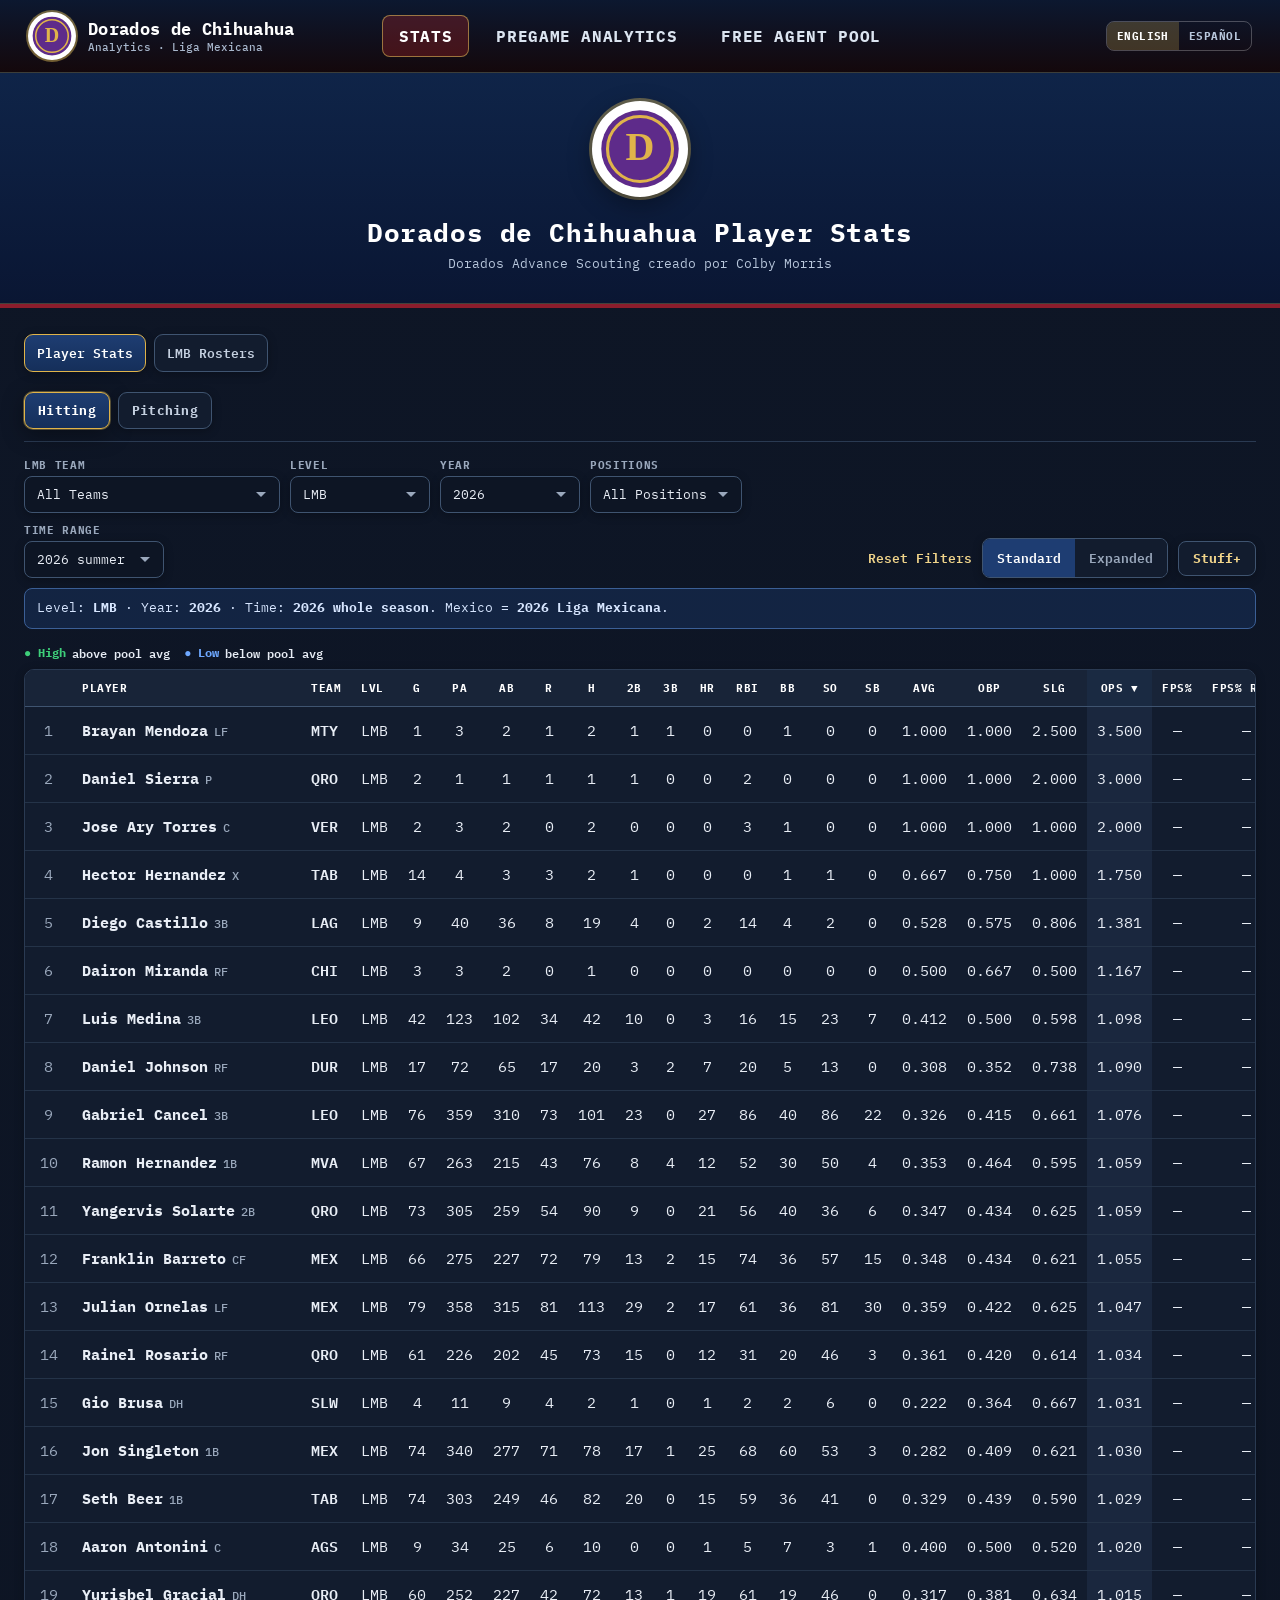
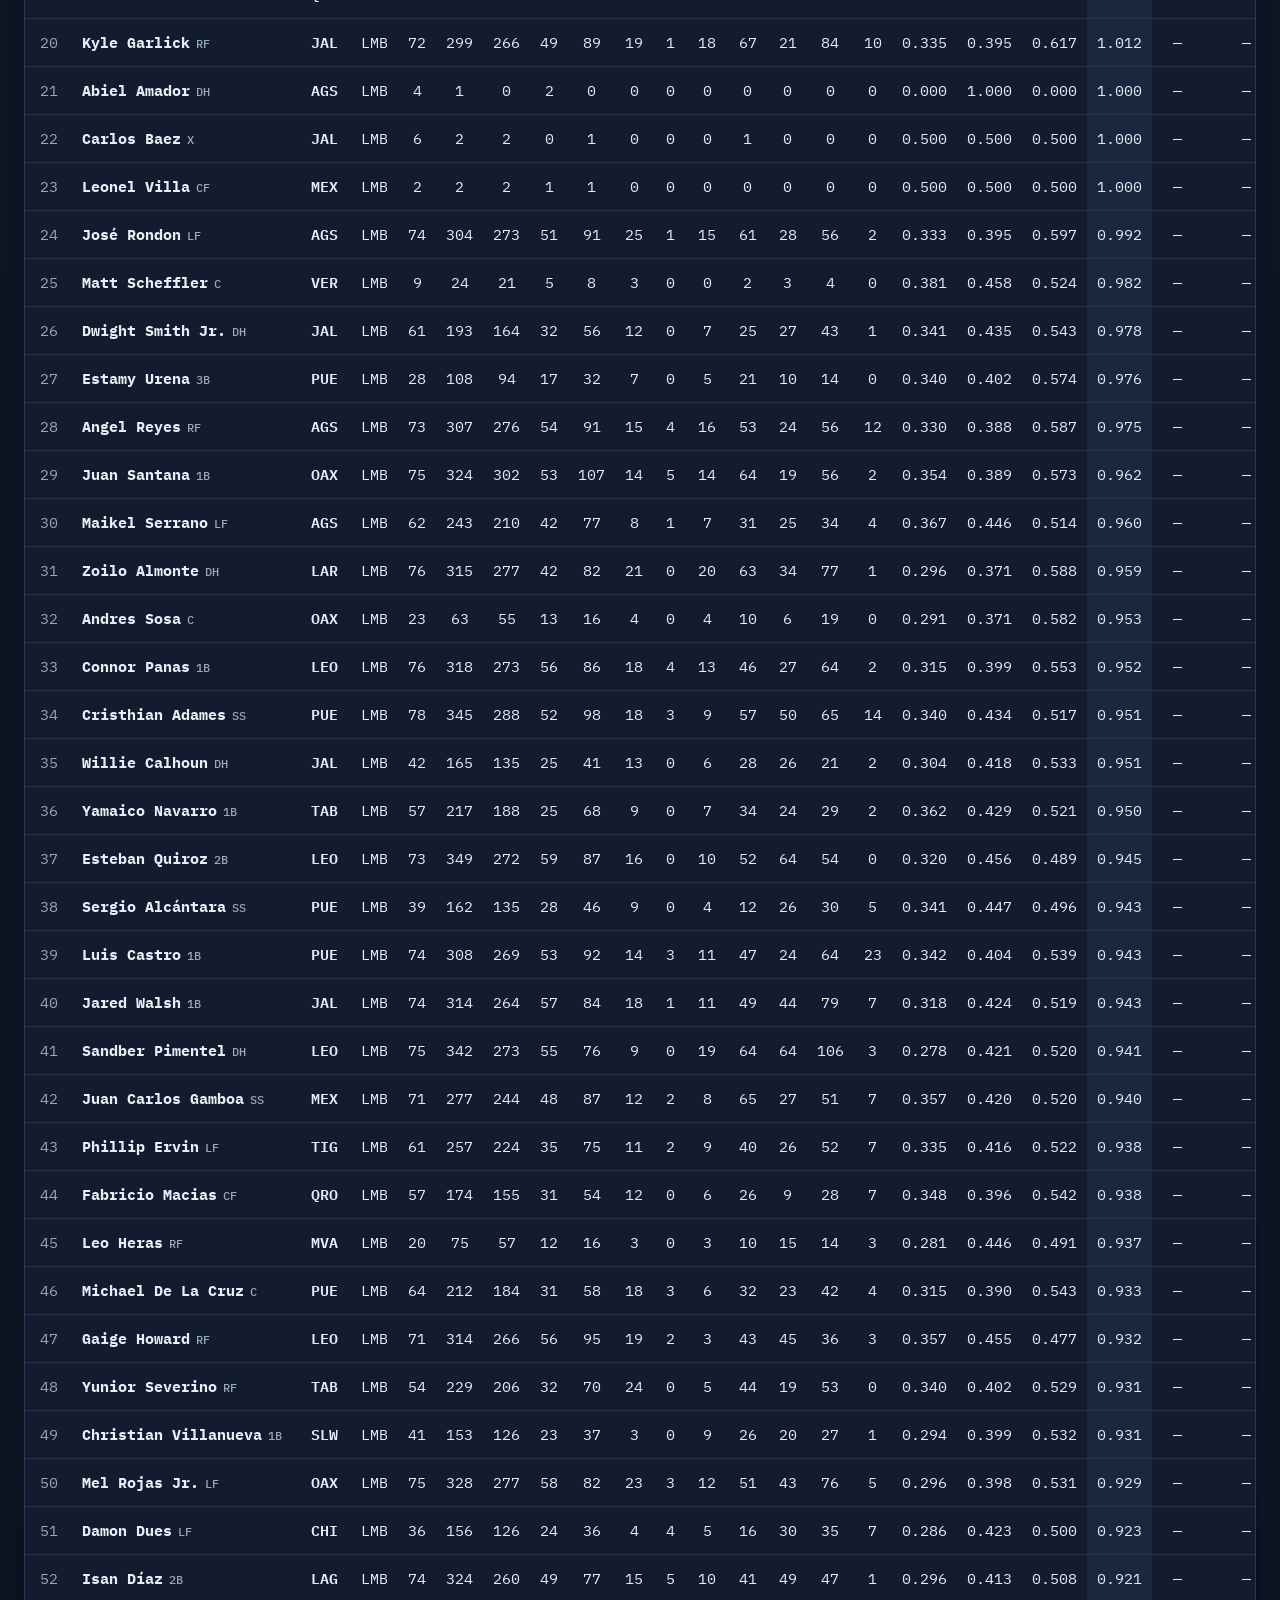
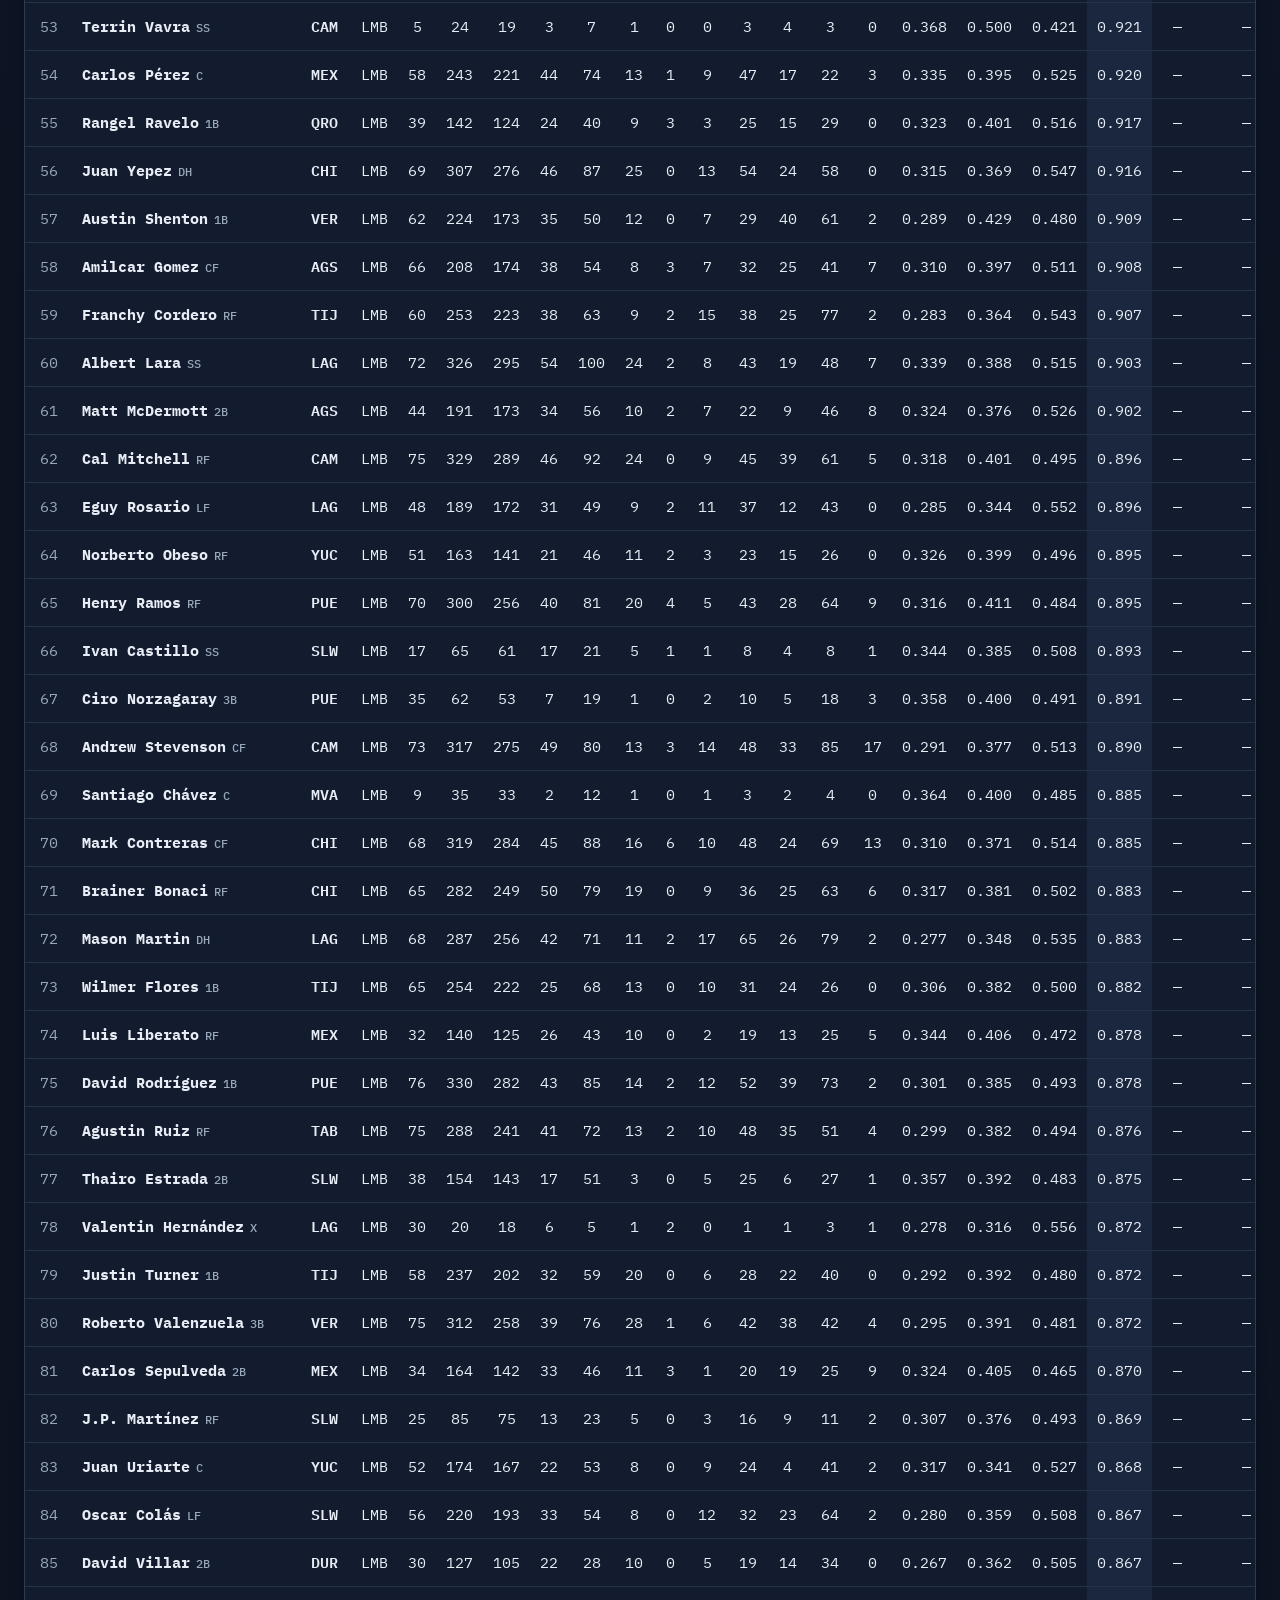
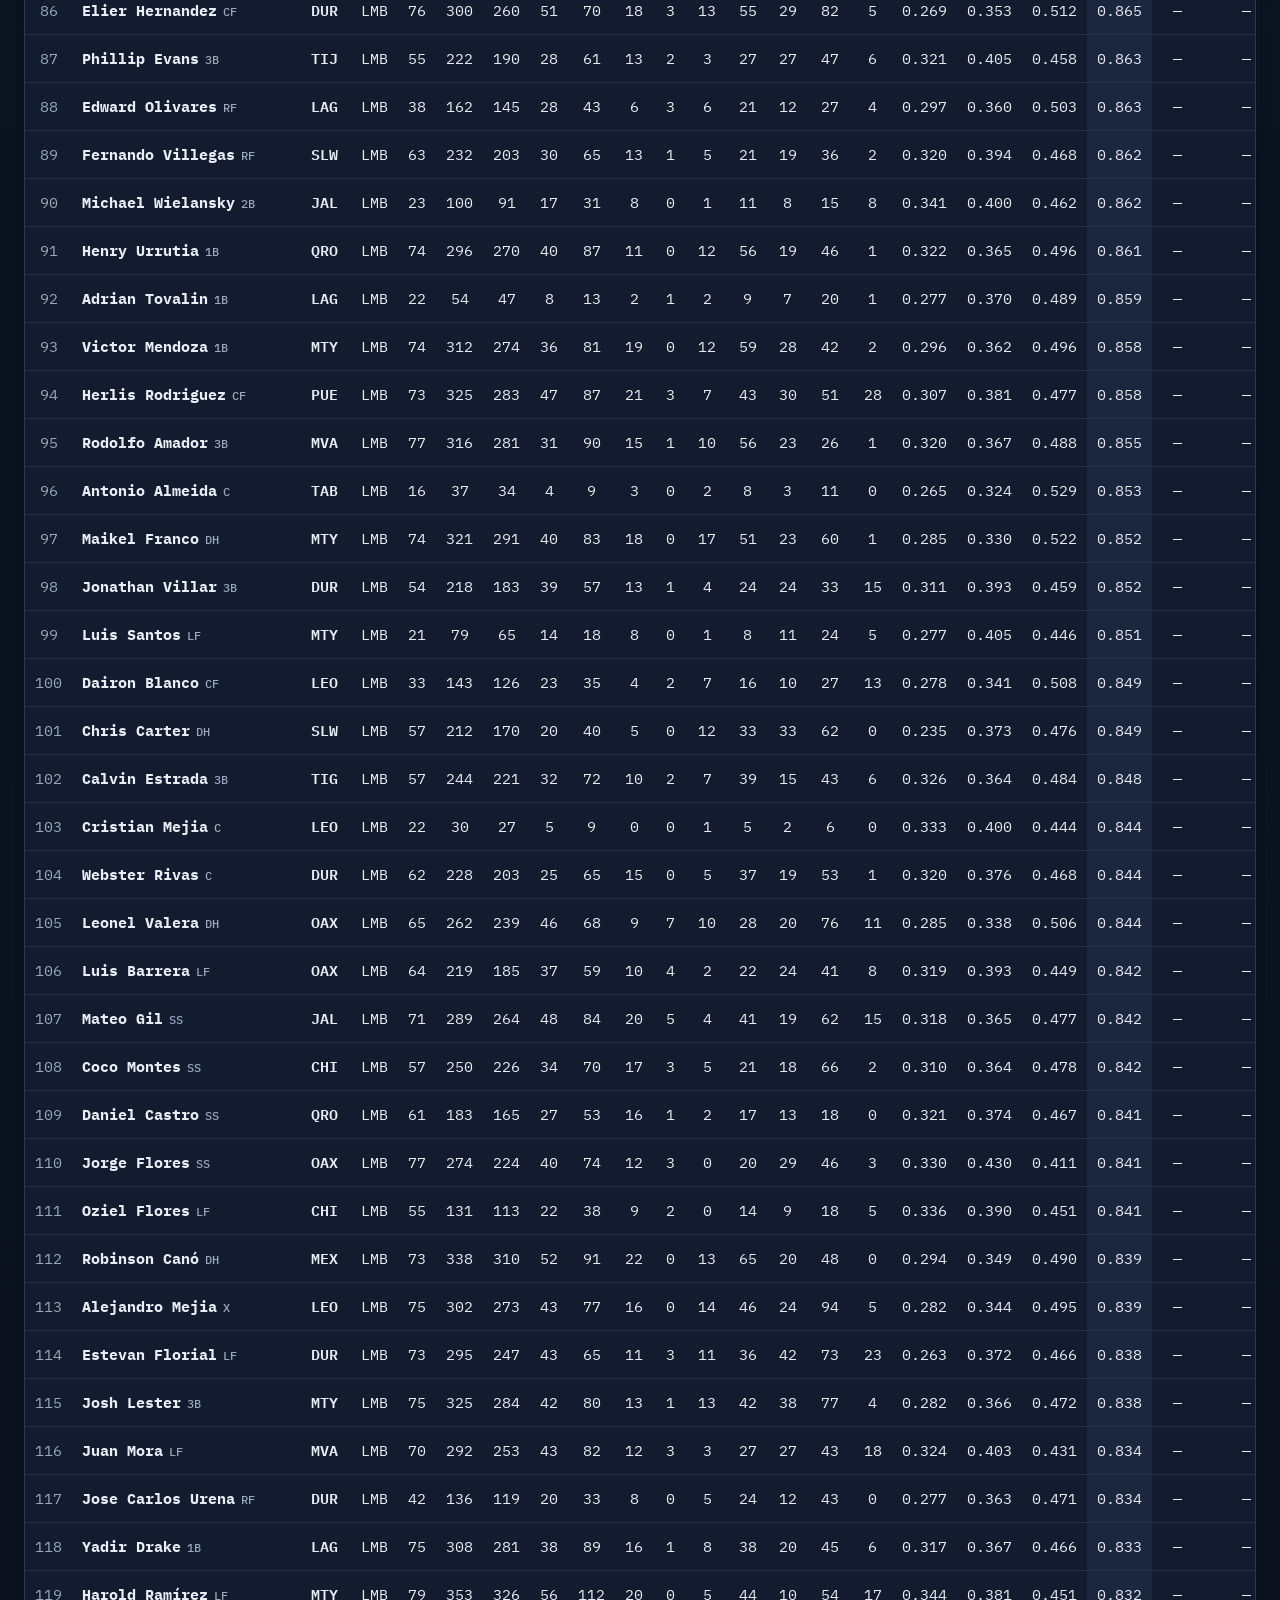
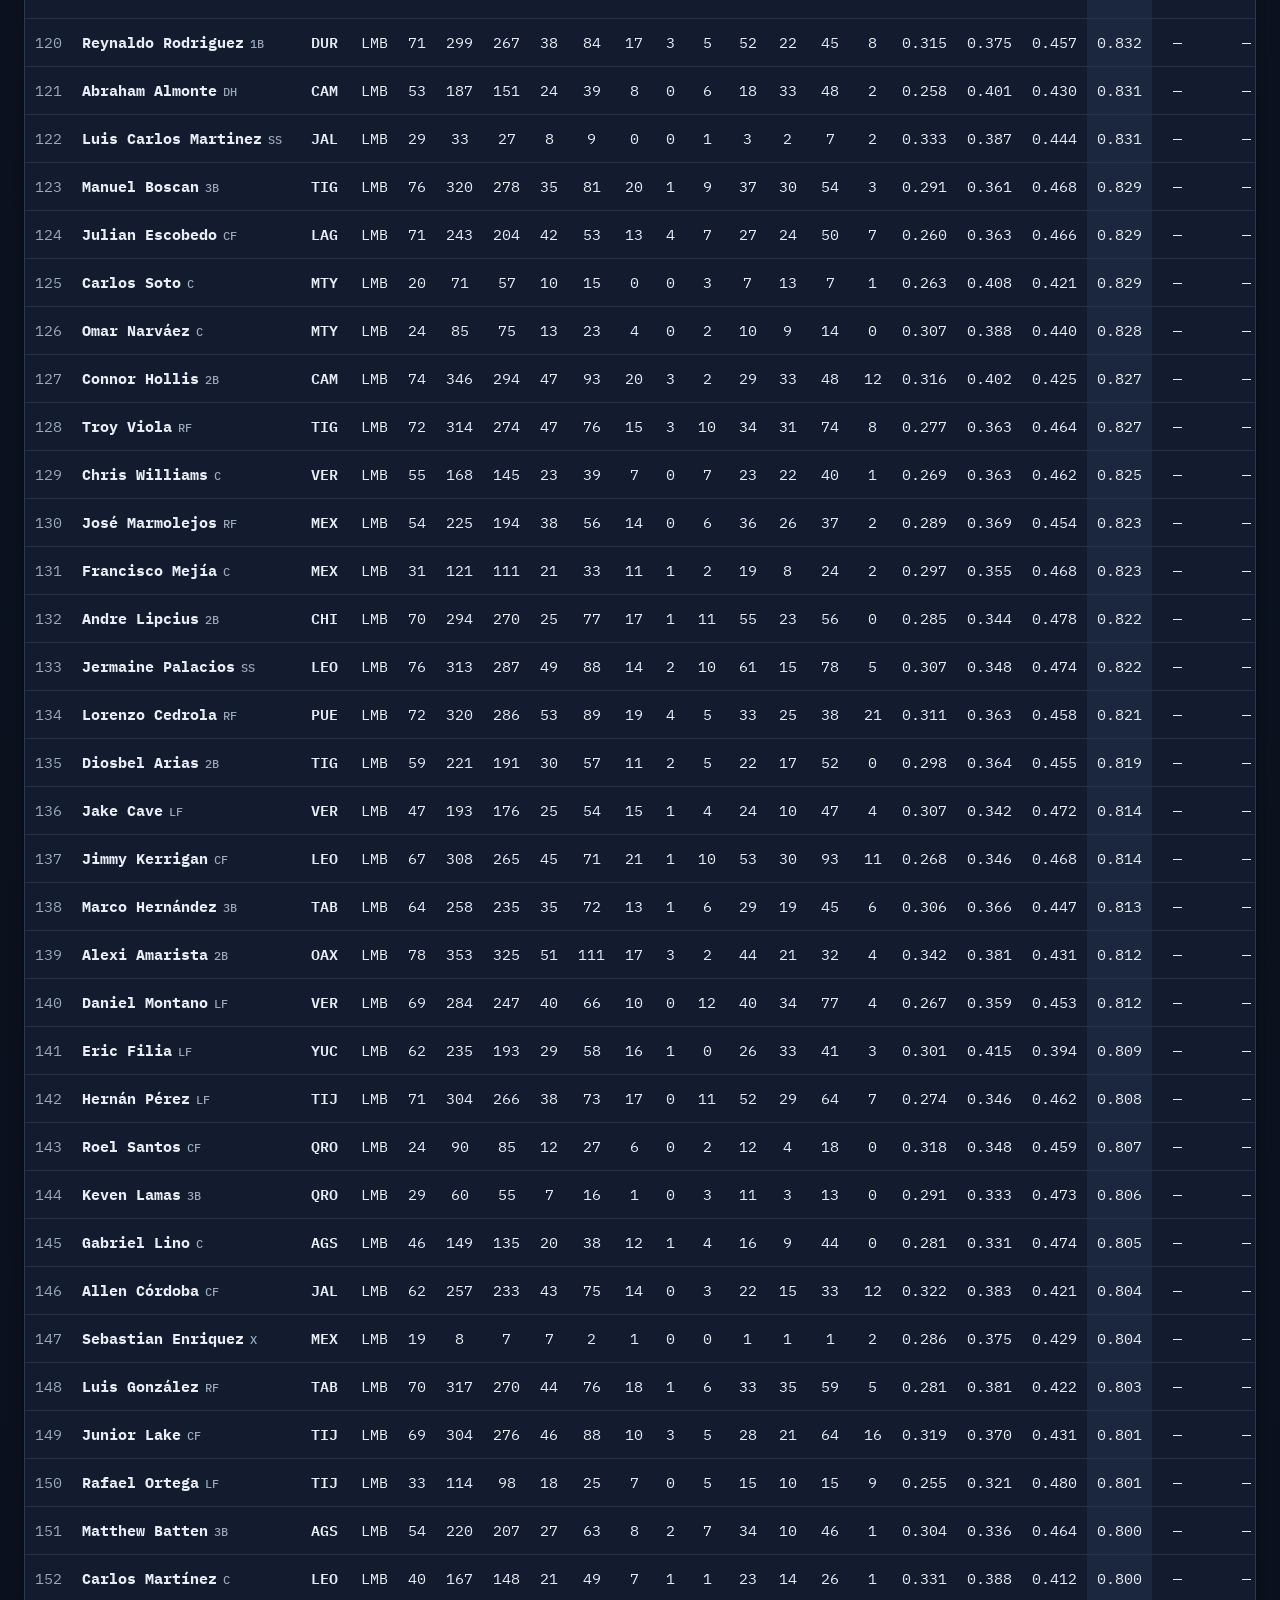
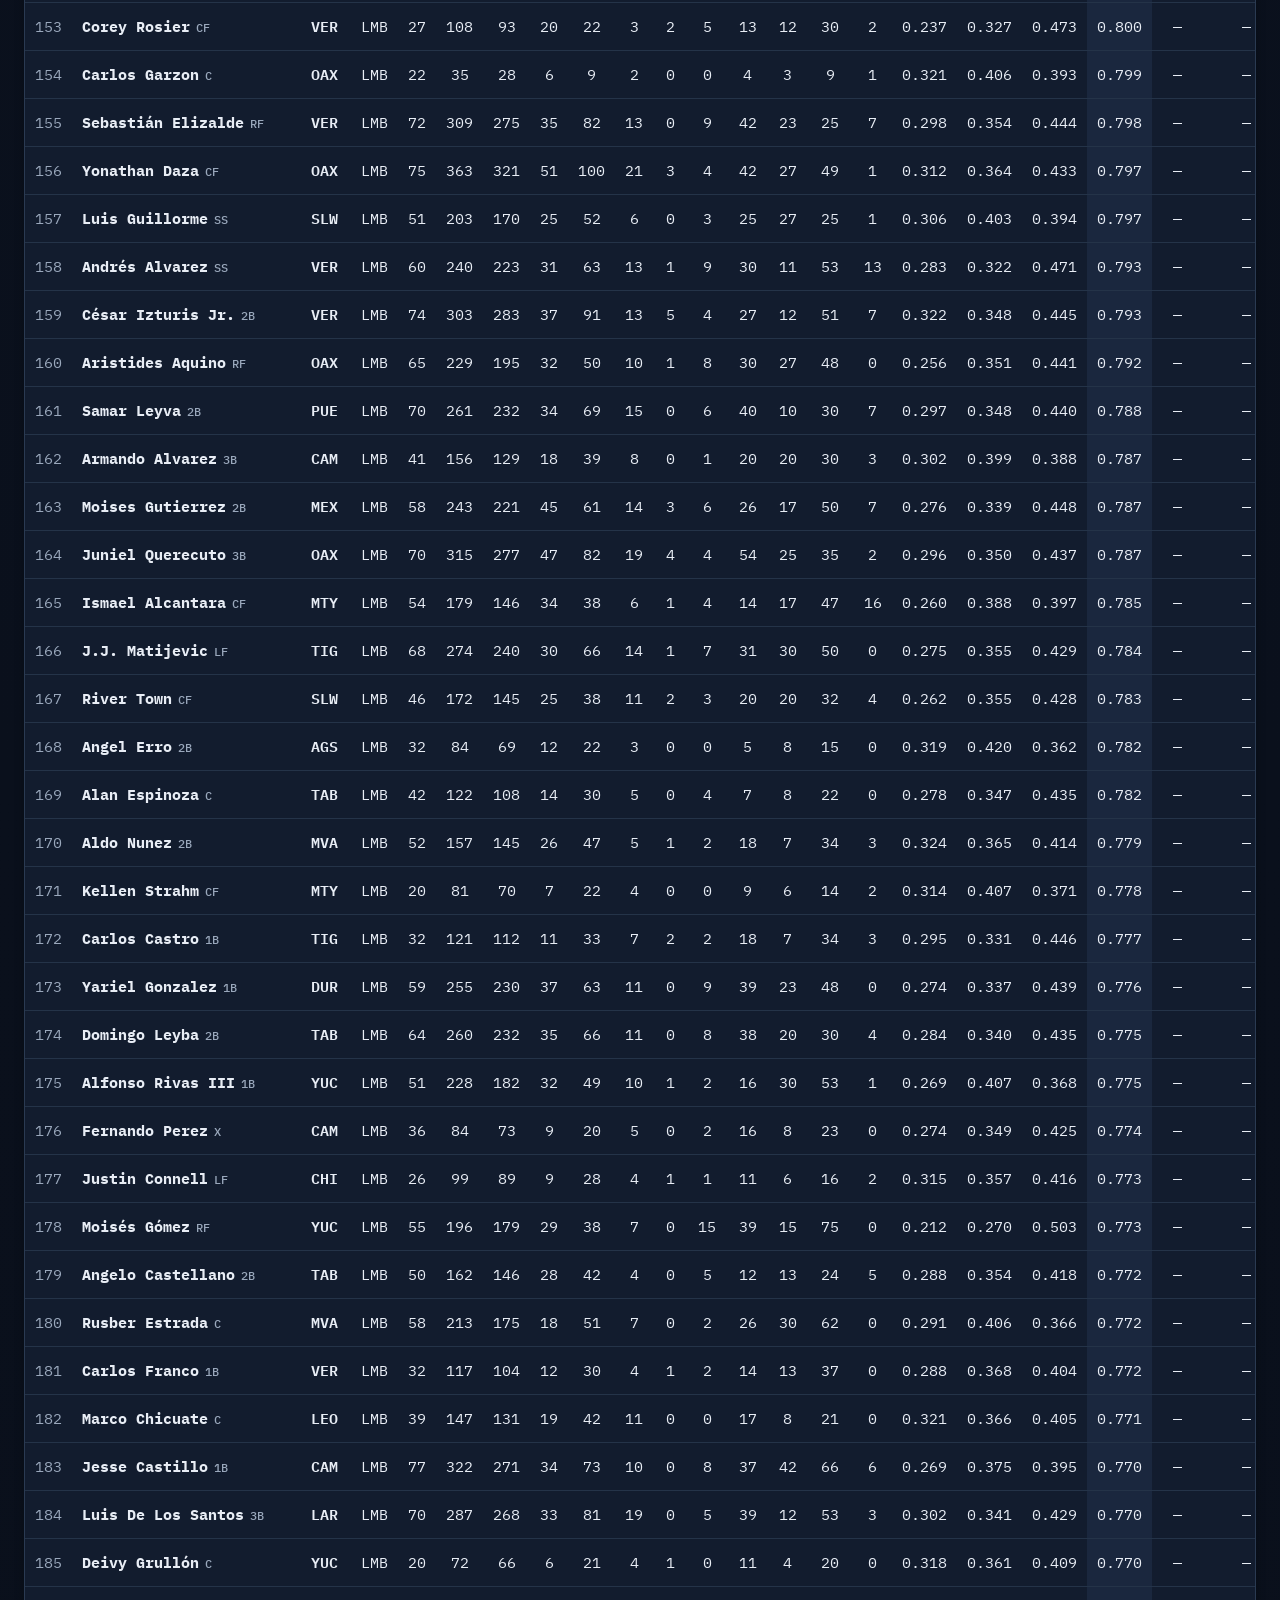
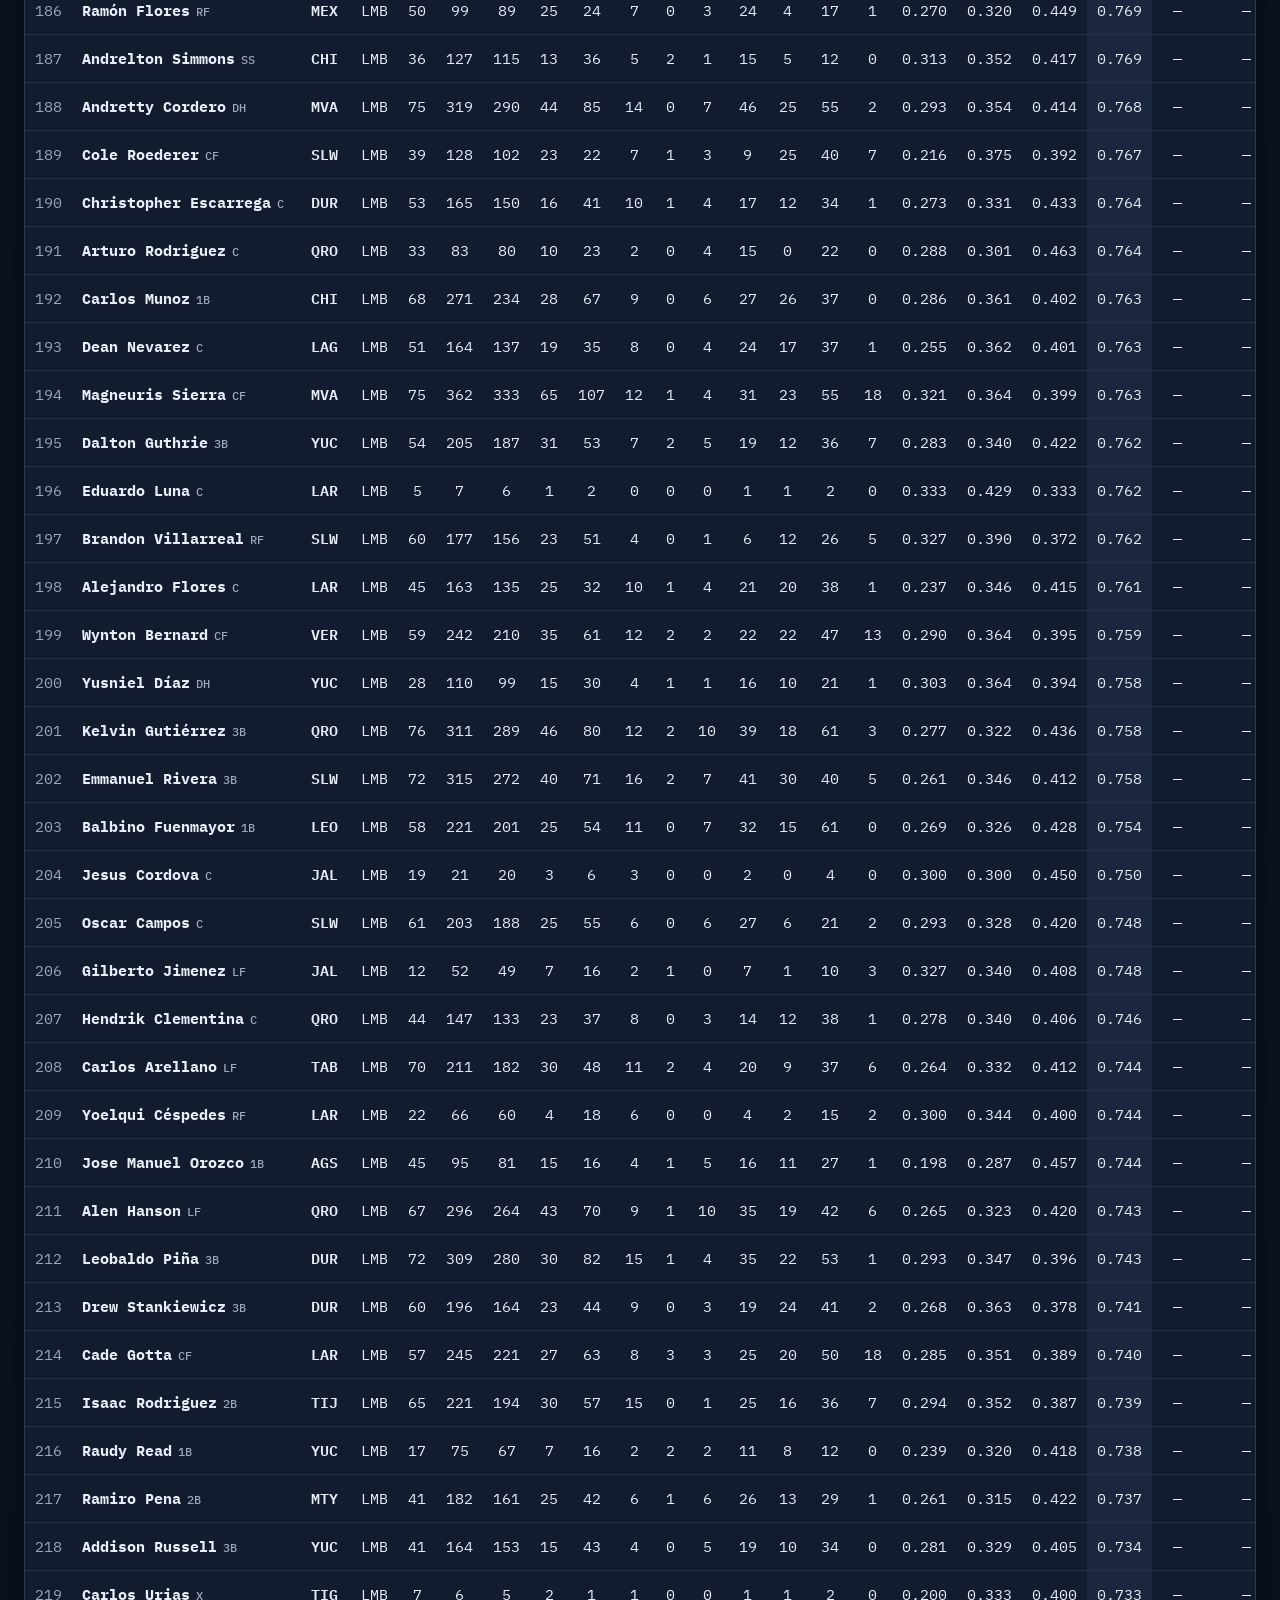
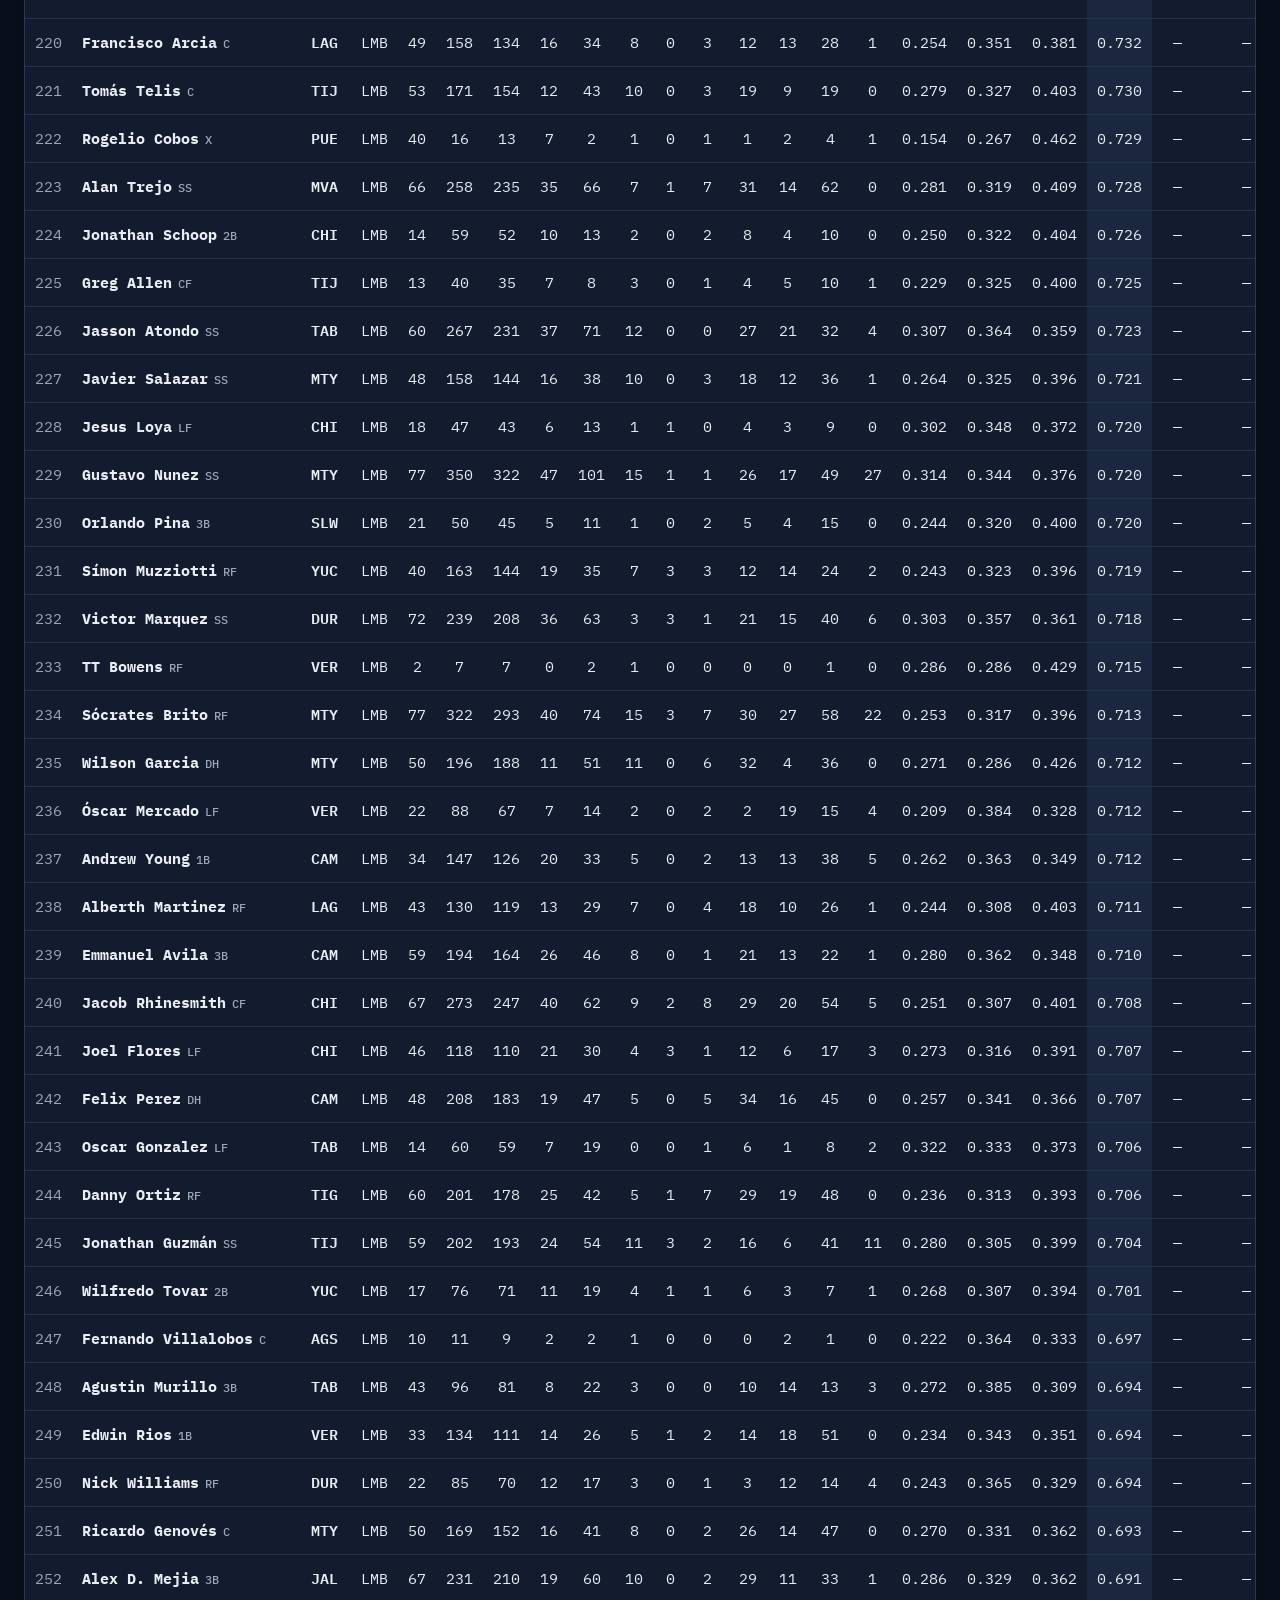
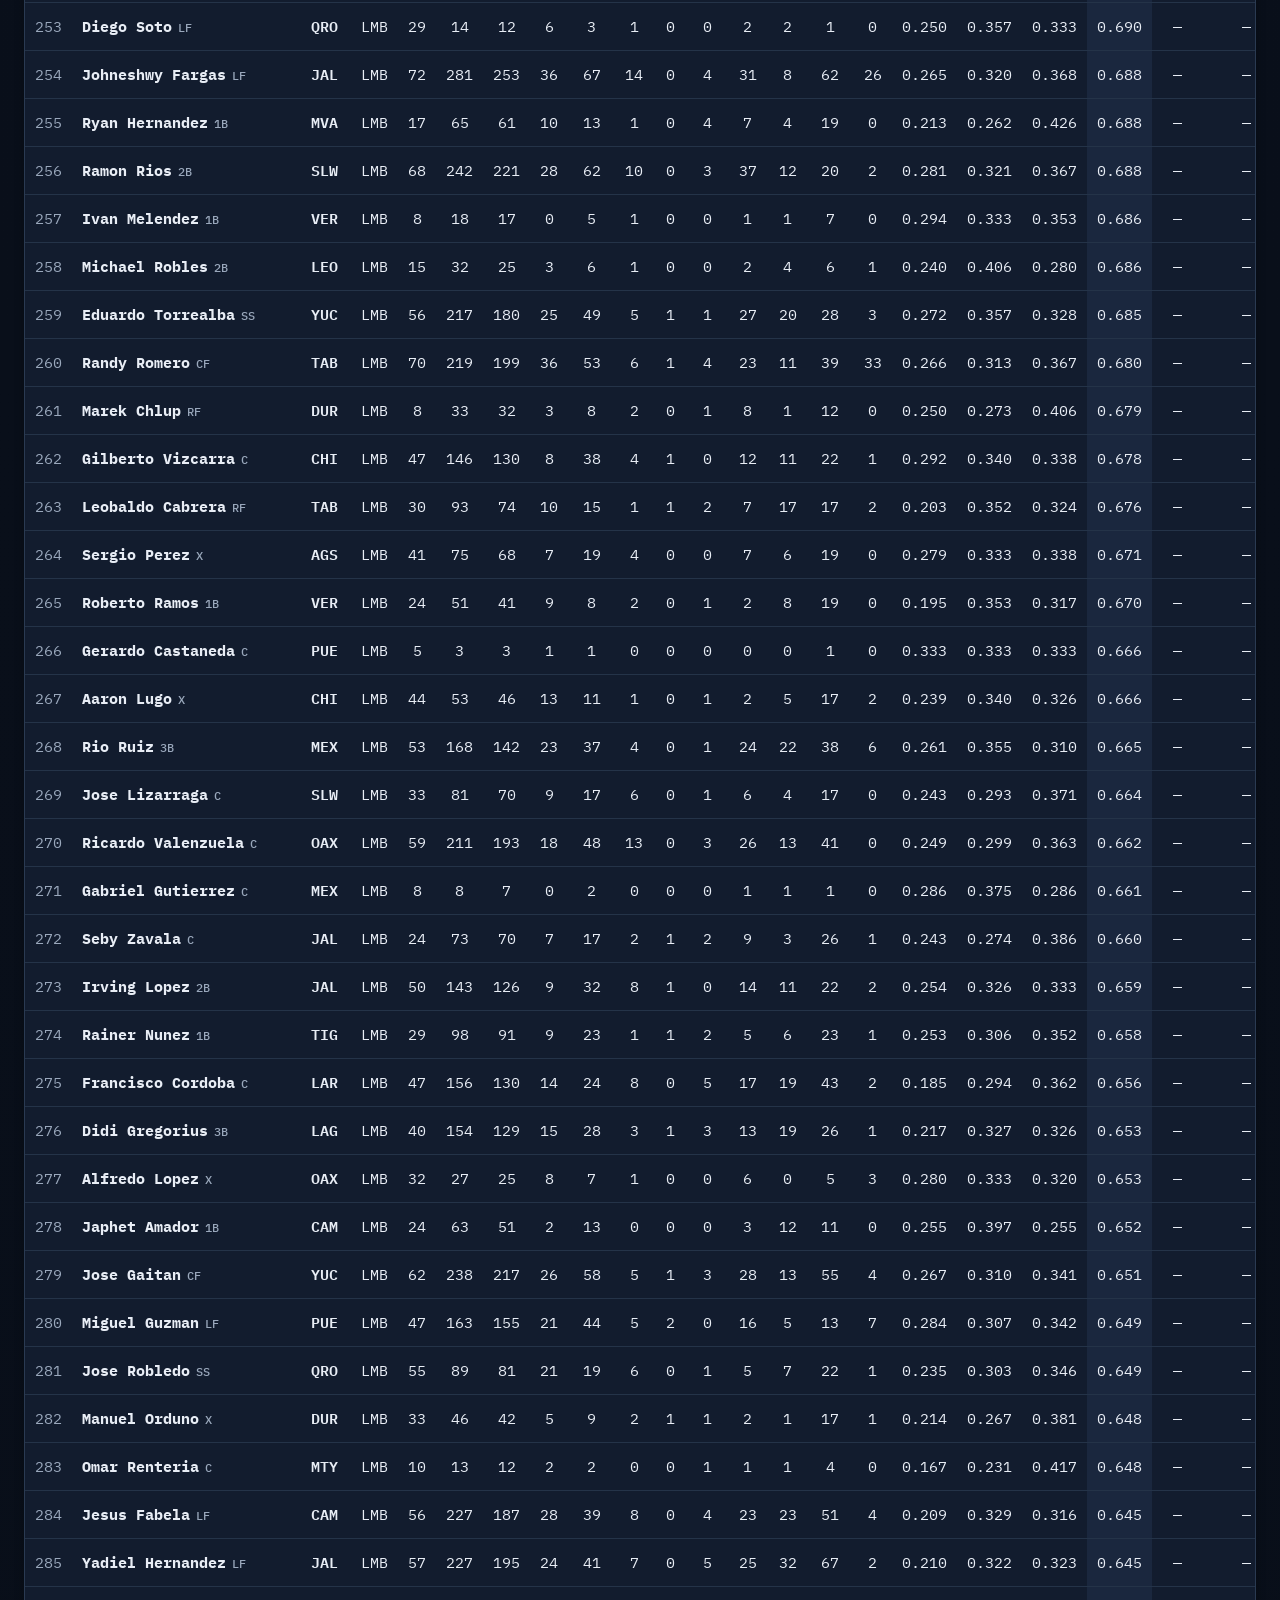
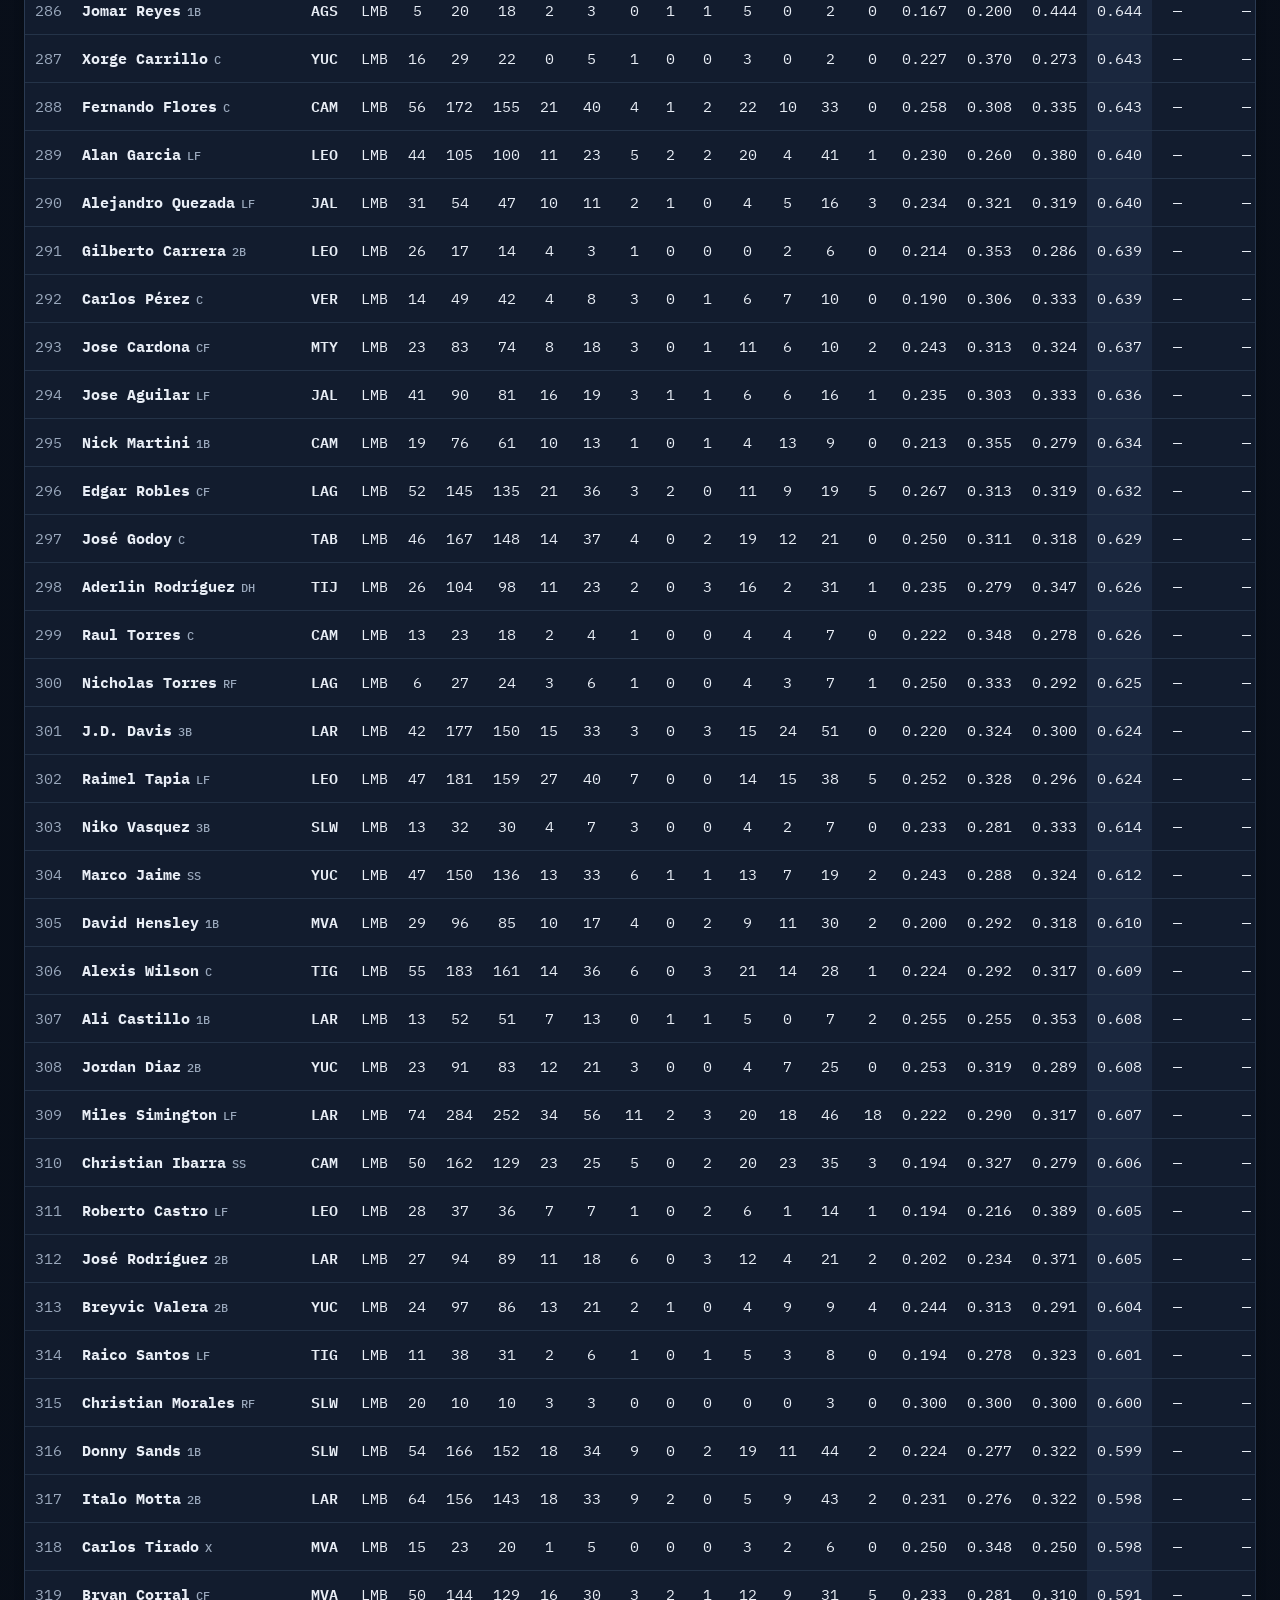
<file: index.html>
<!DOCTYPE html>
<html lang="en">
<head>
<meta charset="UTF-8">
<meta name="viewport" content="width=device-width, initial-scale=1.0">
<title>Dorados de Chihuahua — Player Stats</title>
<link rel="icon" href="assets/dorados-logo.svg">
<link rel="preconnect" href="https://fonts.googleapis.com">
<link rel="preconnect" href="https://fonts.gstatic.com" crossorigin>
<link href="https://fonts.googleapis.com/css2?family=IBM+Plex+Mono:wght@400;500;600;700&display=swap" rel="stylesheet">
<link rel="stylesheet" href="shared.css?v=dor1">
<style>
  .mode-tabs {
    display: flex; gap: 8px; flex-wrap: wrap;
    border-bottom: 1px solid var(--line); margin-bottom: 16px; padding: 4px 0 12px;
  }
  .mode-tabs button {
    appearance: none;
    background: var(--panel); border: 1px solid var(--line-strong); border-radius: 9px;
    font: inherit; font-size: 13px; font-weight: 700; color: #c5d0e0;
    padding: 9px 13px; cursor: pointer; letter-spacing: 0.02em;
    box-shadow: var(--shadow-soft);
    transition: background .15s ease, color .15s ease, border-color .15s ease, transform .12s ease, box-shadow .15s ease;
  }
  .mode-tabs button:hover {
    background: var(--panel-hover); color: #fff; border-color: #6a82a4;
    transform: translateY(-1px); box-shadow: var(--shadow);
  }
  .mode-tabs button.active {
    background: linear-gradient(180deg, #1e3d72 0%, #152f5a 100%);
    color: #fff; border-color: var(--santurce-gold);
    box-shadow: 0 0 0 1px rgba(230, 195, 92, 0.35), var(--shadow);
  }
  .filter-toolbar {
    display: flex; flex-wrap: wrap; gap: 10px; align-items: flex-end;
    justify-content: space-between; margin-bottom: 8px;
  }
  .filter-row { display: flex; flex-wrap: wrap; gap: 10px; align-items: flex-end; flex: 1; }
  .filter-actions { display: flex; gap: 10px; align-items: center; flex-wrap: wrap; }
  .reset {
    color: var(--link); font-size: 13px; font-weight: 600; cursor: pointer;
    background: none; border: none; font-family: inherit;
  }
  .seg { display: inline-flex; border: 1px solid var(--line-strong); border-radius: 8px; overflow: hidden; box-shadow: var(--shadow-soft); }
  .seg button {
    border: none; background: var(--panel); font: inherit; font-size: 13px; font-weight: 600;
    padding: 8px 14px; cursor: pointer; color: var(--muted);
    transition: background .15s ease, color .15s ease;
  }
  .seg button:hover { background: var(--panel-hover); color: #fff; }
  .seg button.active { background: #1e3d72; color: #fff; }
  .statcast-btn {
    border: 1px solid var(--line-strong); color: var(--link); background: var(--panel);
    border-radius: 8px; padding: 8px 14px; font: inherit; font-size: 13px; font-weight: 700;
    cursor: pointer; box-shadow: var(--shadow-soft);
    transition: background .15s ease, color .15s ease, border-color .15s ease;
  }
  .statcast-btn:hover { border-color: var(--santurce-gold); color: #fff; }
  .statcast-btn.active { background: #1e3d72; color: #fff; border-color: var(--santurce-gold); }
  .subnav { display: flex; gap: 8px; margin: 8px 0 16px; flex-wrap: wrap; }
  .subnav button {
    font: inherit; font-size: 13px; font-weight: 600; color: #c5d0e0;
    background: var(--panel); border: 1px solid var(--line-strong); border-radius: 9px;
    padding: 7px 12px; cursor: pointer; box-shadow: var(--shadow-soft);
    transition: background .15s ease, color .15s ease, border-color .15s ease, transform .12s ease;
  }
  .subnav button:hover {
    background: var(--panel-hover); color: #fff; border-color: #6a82a4; transform: translateY(-1px);
  }
  .subnav button.active {
    background: linear-gradient(180deg, #1e3d72 0%, #152f5a 100%);
    color: #fff; border-color: var(--santurce-gold);
  }
  #roster-panel { display: none; }
  #roster-panel.active { display: block; }
  #stats-panel.hidden { display: none; }
  .roster-grid { display: grid; grid-template-columns: repeat(auto-fill, minmax(280px, 1fr)); gap: 14px; }
  .roster-card {
    border: 1px solid var(--line); border-radius: 10px; padding: 12px; background: var(--panel);
    box-shadow: var(--shadow-soft);
  }
  .roster-card h3 { font-size: 14px; color: var(--santurce-gold); margin-bottom: 8px; }
  .roster-card.santurce { border-color: var(--accent); box-shadow: 0 0 0 1px rgba(233,102,57,0.35), var(--shadow-soft); }
  .roster-card td { border-bottom: 1px solid #243348; padding: 7px 6px; }
  .pos-tag { font-weight: 500; color: var(--muted); font-size: 12px; margin-left: 6px; }
  tbody td.sorted-col { background: rgba(110,168,255,0.08); }
  .rank { color: var(--muted); width: 36px; }
</style>
</head>
<body>

<div class="topbar">
  <a class="brand" href="index.html">
    <img src="assets/dorados-logo.svg" alt="Dorados de Chihuahua">
    <div>
      <strong>Dorados de Chihuahua</strong>
      <span data-i18n="brandSub">Analytics · Puerto Rico / MLB / MiLB</span>
    </div>
  </a>
  <nav class="top-links">
    <a class="active" href="index.html" data-i18n="navStats">Stats</a>
    <a href="pregame.html" data-i18n="navPregame">Pregame Analytics</a>
    <a href="free_agent_pool.html" data-i18n="navFA">Free Agent Pool</a>
  </nav>
  <div class="lang-toggle" aria-label="Language">
    <button type="button" data-lang="en" data-i18n="langEn" onclick="setLang('en')">English</button>
    <button type="button" data-lang="es" data-i18n="langEs" onclick="setLang('es')">Español</button>
  </div>
</div>

<header class="hero">
  <img src="assets/dorados-logo.svg" alt="Dorados de Chihuahua logo">
  <h1 data-i18n="heroStats">Dorados de Chihuahua Player Stats</h1>
  <p data-i18n="tagline">Dorados Advance Scouting creado por Colby Morris</p>
</header>

<main class="page">
  <div class="subnav">
    <button type="button" class="active" id="btn-stats" onclick="showSection('stats')" data-i18n="btnStats">Player Stats</button>
    <button type="button" id="btn-rosters" onclick="showSection('rosters')" data-i18n="btnRosters">LBPRC Rosters</button>
  </div>

  <div id="stats-panel">
    <div class="mode-tabs">
      <button type="button" class="active" data-mode="hitting" onclick="setMode('hitting')" data-i18n="hitting">Hitting</button>
      <button type="button" data-mode="pitching" onclick="setMode('pitching')" data-i18n="pitching">Pitching</button>
    </div>

    <div class="filter-toolbar">
      <div class="filter-row">
        <div class="filter-field">
          <label data-i18n="lbprcTeam">LMB Team</label>
          <select id="f-team" onchange="onTeamChange()">
          <option value="all">All Teams</option>
</select>
        </div>
        <div class="filter-field">
          <label data-i18n="level">Level</label>
          <select id="f-level" onchange="onFilterChange()">
            <option value="MEX" selected>LMB</option>
          </select>
        </div>
        <div class="filter-field">
          <label data-i18n="year">Year</label>
          <select id="f-year" onchange="onYearChange()">
            <option value="2026" selected>2026</option>
          </select>
        </div>
        <div class="filter-field">
          <label data-i18n="positions">Positions</label>
          <select id="f-pos" onchange="renderTable()">
            <option value="all" data-i18n="allPositions">All Positions</option>
            <option value="C">C</option>
            <option value="1B">1B</option>
            <option value="2B">2B</option>
            <option value="3B">3B</option>
            <option value="SS">SS</option>
            <option value="LF">LF</option>
            <option value="CF">CF</option>
            <option value="RF">RF</option>
            <option value="OF">OF (LF/CF/RF)</option>
            <option value="DH">DH</option>
            <option value="P">P</option>
          </select>
        </div>
        <div class="filter-field">
          <label data-i18n="timeRange">Time Range</label>
          <select id="f-time" onchange="onFilterChange()">
            <option value="2026_season" selected>2026 summer</option>
          </select>
        </div>
      </div>
      <div class="filter-actions">
        <button type="button" class="reset" onclick="resetFilters()" data-i18n="reset">Reset Filters</button>
        <div class="seg">
          <button type="button" class="active" id="view-std" onclick="setView('standard')" data-i18n="standard">Standard</button>
          <button type="button" id="view-exp" onclick="setView('expanded')" data-i18n="expanded">Expanded</button>
        </div>
        <button type="button" class="statcast-btn" id="btn-stuff" onclick="toggleStuffView()" data-i18n="stuffPlus">Stuff+</button>
      </div>
    </div>

    <div class="banner" id="data-banner">Loading…</div>
    <div class="legend-row" id="stats-color-key" data-i18n-html="colorKeyGreenBlue">
      <span class="swatch"><span class="txt-good">● High</span> above avg / Stuff+ ≥ 105</span>
      <span class="swatch"><span class="txt-low">● Low</span> below avg / Stuff+ ≤ 90</span>
    </div>
    <div id="loading" class="loading">Loading stats…</div>
    <div class="table-wrap" id="table-wrap" style="display:none">
      <table id="stats-table"><thead></thead><tbody></tbody></table>
      <div class="empty" id="empty" style="display:none">No players match these filters.</div>
    </div>
  </div>

  <div id="roster-panel">
    <div class="banner" data-i18n="rosterBanner">LMB 2026 summer rosters. Every player who appeared in the Mexican League season. Team filter syncs with Player Stats.</div>
    <div class="filter-field" style="max-width:320px;margin-bottom:12px">
      <label data-i18n="lbprcTeam">LMB Team</label>
      <select id="roster-team" onchange="onRosterTeamChange()">
          <option value="all">All Teams</option>
</select>
    </div>
    <div id="roster-grid" class="roster-grid"></div>
  </div>
</main>

<script src="lmb_teams.js?v=dor1"></script>
<script src="i18n.js?v=dor1"></script>
<script>
const TEAM_META = Object.fromEntries(LMB_TEAMS.map((t) => [String(t.id), { abbrev: t.abbrev, name: t.name }]));
const ABBREV_TO_ID = Object.fromEntries(LMB_TEAMS.map((t) => [t.abbrev, String(t.id)]));
function fillIndexTeams() {
  const names = '<option value="all">All Teams</option>' + LMB_TEAMS.map((t) => `<option value="${t.abbrev}">${t.name}</option>`).join('');
  const roster = '<option value="all">All Teams</option>' + LMB_TEAMS.map((t) => `<option value="${t.id}">${t.name}</option>`).join('');
  const teamSel = document.getElementById('f-team');
  const rosterSel = document.getElementById('roster-team');
  if (teamSel) teamSel.innerHTML = names;
  if (rosterSel) rosterSel.innerHTML = roster;
}
fillIndexTeams();
const OF_POS = new Set(['LF','CF','RF','OF']);

let mode = 'hitting';
let view = 'standard';
let stuffView = false;
let sortCol = null;
let sortAsc = false;
let DATA = { lbprcH: [], lbprcP: [], mlbH: [], mlbP: [], milbH: [], milbP: [], mexH: [], mexP: [], rosters: {}, stuff: {}, fps: {} };
let FPS_AVG = { fps: 0.28, fpsRisp: 0.28 };

function computeFpsAvgs() {
  const fpsVals = [], rispVals = [];
  Object.values(DATA.fps || {}).forEach(row => {
    const seasons = row.seasons || {};
    for (const y of ['2025','2026']) {
      if (seasons[y]?.fps_pct != null) fpsVals.push(seasons[y].fps_pct);
      if (seasons[y]?.fps_risp_pct != null) rispVals.push(seasons[y].fps_risp_pct);
    }
  });
  if (fpsVals.length) FPS_AVG.fps = fpsVals.reduce((a,b)=>a+b,0) / fpsVals.length;
  if (rispVals.length) FPS_AVG.fpsRisp = rispVals.reduce((a,b)=>a+b,0) / rispVals.length;
}

function num(v) {
  if (v == null || v === '' || v === '.---' || v === '-.--') return null;
  if (typeof v === 'number') return v;
  const s = String(v).replace(',', '').trim();
  const n = parseFloat(s.startsWith('.') ? '0' + s : s);
  return Number.isFinite(n) ? n : null;
}
function pct(v) { return v == null ? '—' : (v * 100).toFixed(1); }
function dec(v, d=3) { return v == null ? '—' : Number(v).toFixed(d); }
function ipNum(v) {
  if (v == null) return null;
  if (typeof v === 'number') return v;
  const s = String(v).trim();
  if (!s || s === '.---') return null;
  if (s.includes('.')) {
    const [w, f] = s.split('.');
    return parseInt(w, 10) + (parseInt(f, 10) / 3);
  }
  return parseFloat(s);
}

function fpsFor(pid, preferYear) {
  const row = DATA.fps[String(pid)];
  if (!row || !row.seasons) return { fps: null, fpsRisp: null };
  const seasons = row.seasons;
  const order = preferYear ? [String(preferYear), '2026', '2025'] : ['2026', '2025'];
  for (const y of order) {
    if (seasons[y] && seasons[y].fps_pct != null) {
      return { fps: seasons[y].fps_pct, fpsRisp: seasons[y].fps_risp_pct };
    }
  }
  return { fps: null, fpsRisp: null };
}

function showSection(which) {
  document.getElementById('stats-panel').classList.toggle('hidden', which !== 'stats');
  document.getElementById('roster-panel').classList.toggle('active', which === 'rosters');
  document.getElementById('btn-stats').classList.toggle('active', which === 'stats');
  document.getElementById('btn-rosters').classList.toggle('active', which === 'rosters');
  if (which === 'rosters') {
    syncRosterFromStatsTeam();
    renderRosters();
  }
}

function setMode(m) {
  mode = m;
  stuffView = false;
  document.getElementById('btn-stuff').classList.toggle('active', false);
  document.querySelectorAll('.mode-tabs button').forEach(b => b.classList.toggle('active', b.dataset.mode === m));
  sortCol = null;
  renderTable();
}
function setView(v) {
  view = v;
  document.getElementById('view-std').classList.toggle('active', v === 'standard');
  document.getElementById('view-exp').classList.toggle('active', v === 'expanded');
  renderTable();
}
function toggleStuffView() {
  if (mode !== 'pitching') setMode('pitching');
  stuffView = !stuffView;
  document.getElementById('btn-stuff').classList.toggle('active', stuffView);
  renderTable();
}

function resetFilters() {
  document.getElementById('f-team').value = 'all';
  document.getElementById('f-level').value = 'MEX';
  document.getElementById('f-year').value = '2026';
  document.getElementById('f-pos').value = 'all';
  document.getElementById('f-time').value = '2026_season';
  stuffView = false;
  document.getElementById('btn-stuff').classList.remove('active');
  syncRosterFromStatsTeam();
  onFilterChange();
}

function onTeamChange() {
  syncRosterFromStatsTeam();
  updateBanner();
  renderTable();
  if (document.getElementById('roster-panel').classList.contains('active')) renderRosters();
}

function onRosterTeamChange() {
  const rid = document.getElementById('roster-team').value;
  if (rid === 'all') document.getElementById('f-team').value = 'all';
  else {
    const ab = TEAM_META[rid]?.abbrev;
    if (ab) document.getElementById('f-team').value = ab;
  }
  renderRosters();
}

function syncRosterFromStatsTeam() {
  const ab = document.getElementById('f-team').value;
  const sel = document.getElementById('roster-team');
  if (!sel.options.length) return;
  sel.value = ab === 'all' ? 'all' : (ABBREV_TO_ID[ab] || 'all');
}

function onYearChange() {
  const year = document.getElementById('f-year').value;
  // Selecting 2026 must surface MLB / MiLB (and Mexico) — leave Level=All if it was LBPRC-only.
  if (year === '2026') {
    const lvl = document.getElementById('f-level').value;
    if (lvl === 'LBPRC') document.getElementById('f-level').value = 'all';
    document.getElementById('f-time').value = '2026_season';
  } else if (year === '2025') {
    document.getElementById('f-time').value = 'lbprc_2025_season';
  }
  onFilterChange();
}

function onFilterChange() {
  // Sync Year from Time Range when user picks an explicit season bucket.
  const time = document.getElementById('f-time').value;
  const yearSel = document.getElementById('f-year');
  if (time === '2026_season') yearSel.value = '2026';
  syncRosterFromStatsTeam();
  updateBanner();
  renderTable();
}

function selectedLevels() {
  const level = document.getElementById('f-level').value;
  if (level === 'all') return ['LBPRC', 'MEX', 'MiLB', 'MLB'];
  if (level === 'MiLB_MLB') return ['MiLB', 'MLB'];
  if (level === 'MEX') return ['MEX'];
  if (level === 'LBPRC') return ['LBPRC'];
  if (level === 'MLB') return ['MLB'];
  if (level === 'MiLB') return ['MiLB'];
  return ['LBPRC', 'MEX', 'MiLB', 'MLB'];
}

function selectedYear() {
  return document.getElementById('f-year')?.value || 'all';
}

function preferredFpsYear() {
  const year = selectedYear();
  if (year === '2026') return 2026;
  if (year === '2025') return 2025;
  const time = document.getElementById('f-time').value;
  if (time === '2026_season' || time === 'lbprc_2026_season') return 2026;
  return 2025;
}

function timeRangeLabel() {
  const time = document.getElementById('f-time').value;
  return {
    from_oct_2025: 'Oct 2025 onwards',
    '2026_season': '2026 whole season',
    lbprc_2025_season: 'LBPRC 2025 whole season',
    lbprc_2025_oct: 'LBPRC 2025 October',
    lbprc_2025_nov: 'LBPRC 2025 November',
    lbprc_2025_dec: 'LBPRC 2025 December',
    lbprc_2025_jan: 'LBPRC 2025 January',
    lbprc_2026_season: 'LBPRC 2026 whole season (not yet populated)',
  }[time] || time;
}

function updateBanner() {
  const levels = selectedLevels();
  const year = selectedYear();
  const time = document.getElementById('f-time').value;
  const team = document.getElementById('f-team').value;
  const tr = timeRangeLabel();
  const label = document.getElementById('f-level').selectedOptions[0]?.textContent || levels.join(' / ');
  let msg = `Level: <strong>${label}</strong> · Year: <strong>${year === 'all' ? 'All' : year}</strong> · Time: <strong>${tr}</strong>.`;
  const wantLBPRC = levels.includes('LBPRC') && year !== '2026';
  const wantMex = levels.includes('MEX') && year !== '2025';
  const wantMlb = (levels.includes('MLB') || levels.includes('MiLB')) && year !== '2025';
  if (wantLBPRC) {
    const teamLabel = team === 'all' ? 'all LBPRC teams' : (Object.values(TEAM_META).find(t => t.abbrev === team)?.name || team);
    if (time === 'lbprc_2026_season') {
      msg += ` LBPRC 2026 not populated yet — using <strong>2025 LBPRC</strong> (${teamLabel}) as stand-in.`;
    } else {
      msg += ` LBPRC = <strong>2025</strong> (${teamLabel}).`;
    }
  }
  if (wantMex) msg += ` Mexico = <strong>2026 Liga Mexicana</strong>.`;
  if (wantMlb) msg += ` MLB/MiLB = <strong>2026</strong> season.`;
  if (year === '2026' && levels.includes('LBPRC') && !wantLBPRC) {
    msg += ` LBPRC omitted for Year 2026 (winter 2026 not populated).`;
  }
  document.getElementById('data-banner').innerHTML = msg;
}

function normalizeHit(s, levelHint) {
  const pa = num(s.plateAppearances);
  const so = num(s.strikeOuts) || 0;
  const bb = num(s.baseOnBalls) || 0;
  const fps = fpsFor(s.playerId, preferredFpsYear());
  const lvl = levelHint === 'LMB' ? 'LMB' : (s._level || levelHint || '');
  return {
    id: s.playerId,
    name: s.playerFullName || s.playerName,
    team: s.teamAbbrev,
    teamId: s.teamId,
    pos: s.positionAbbrev || s.primaryPositionAbbrev || '',
    level: lvl === 'AAA' || lvl === 'AA' ? lvl : (lvl || levelHint || ''),
    year: String(s.year || s.season || ''),
    g: num(s.gamesPlayed),
    pa, ab: num(s.atBats), r: num(s.runs), h: num(s.hits),
    doubles: num(s.doubles), triples: num(s.triples), hr: num(s.homeRuns), rbi: num(s.rbi),
    bb, so, sb: num(s.stolenBases), cs: num(s.caughtStealing),
    avg: num(s.avg), obp: num(s.obp), slg: num(s.slg), ops: num(s.ops),
    iso: num(s.iso), babip: num(s.babip),
    kPct: pa ? so / pa : num(s.strikeoutsPerPlateAppearance),
    bbPct: pa ? bb / pa : num(s.walksPerPlateAppearance),
    fps: fps.fps,
    fpsRisp: fps.fpsRisp,
  };
}

function normalizePit(s, levelHint) {
  const bf = num(s.battersFaced);
  const so = num(s.strikeOuts) || 0;
  const bb = num(s.baseOnBalls) || 0;
  const pid = s.playerId;
  const st = DATA.stuff[String(pid)];
  const lvl = levelHint === 'LMB' ? 'LMB' : (s._level || levelHint || '');
  return {
    id: pid,
    name: s.playerFullName || s.playerName,
    team: s.teamAbbrev,
    teamId: s.teamId,
    pos: 'P',
    level: lvl === 'AAA' || lvl === 'AA' ? lvl : (lvl || levelHint || ''),
    year: String(s.year || s.season || ''),
    g: num(s.gamesPitched) || num(s.gamesPlayed),
    gs: num(s.gamesStarted),
    ip: s.inningsPitched,
    ipN: ipNum(s.inningsPitched),
    w: num(s.wins), l: num(s.losses), sv: num(s.saves),
    h: num(s.hits), er: num(s.earnedRuns), bb, so, hr: num(s.homeRuns),
    era: num(s.era), whip: num(s.whip),
    k9: num(s.strikeoutsPer9Inn) || num(s.strikeoutsPer9),
    bb9: num(s.walksPer9Inn) || num(s.baseOnBallsPer9),
    avg: num(s.avg), babip: num(s.babip),
    strikePct: num(s.strikePercentage),
    whiff: num(s.whiffPercentage),
    kPct: bf ? so / bf : null,
    bbPct: bf ? bb / bf : null,
    stuffPlus: st ? st.stuff_plus : null,
    stuffSource: st ? st.source : null,
  };
}

function currentPool() {
  const levels = selectedLevels();
  const year = selectedYear();
  const out = [];
  const want = (bucketYear) => year === 'all' || year === bucketYear;
  if (mode === 'hitting') {
    if (levels.includes('LBPRC') && want('2025')) out.push(...DATA.lbprcH.map(r => normalizeHit(r, 'LBPRC')));
    if (levels.includes('MEX') && want('2026')) out.push(...DATA.mexH.map(r => normalizeHit(r, 'LMB')));
    if (levels.includes('MLB') && want('2026')) out.push(...DATA.mlbH.map(r => normalizeHit(r, 'MLB')));
    if (levels.includes('MiLB') && want('2026')) out.push(...DATA.milbH.map(r => normalizeHit(r, r._level || 'MiLB')));
  } else {
    if (levels.includes('LBPRC') && want('2025')) out.push(...DATA.lbprcP.map(r => normalizePit(r, 'LBPRC')));
    if (levels.includes('MEX') && want('2026')) out.push(...DATA.mexP.map(r => normalizePit(r, 'LMB')));
    if (levels.includes('MLB') && want('2026')) out.push(...DATA.mlbP.map(r => normalizePit(r, 'MLB')));
    if (levels.includes('MiLB') && want('2026')) out.push(...DATA.milbP.map(r => normalizePit(r, r._level || 'MiLB')));
  }
  return out;
}

function minPaFor() { return 0; }
function minIpFor() { return 0; }

function applyFilters(rows) {
  const team = document.getElementById('f-team').value;
  const pos = document.getElementById('f-pos').value;
  return rows.filter(r => {
    // When a LBPRC team is selected, only that team's players (hide other levels/teams).
    if (team !== 'all') {
      if ((r.team || '') !== team) return false;
    }
    if (pos !== 'all') {
      if (pos === 'OF') {
        if (!OF_POS.has(r.pos)) return false;
      } else if ((r.pos || '') !== pos) {
        return false;
      }
    }
    if (mode === 'hitting' && (r.pa || 0) < minPaFor(r.level)) return false;
    if (mode === 'pitching' && (r.ipN || 0) < minIpFor(r.level)) return false;
    return true;
  });
}

function hitHeaders() {
  const base = [
    { key: 'rank', label: '', num: true },
    { key: 'name', label: t('player') },
    { key: 'team', label: t('team') },
    { key: 'level', label: 'Lvl' },
    { key: 'g', label: 'G', num: true },
    { key: 'pa', label: 'PA', num: true },
    { key: 'ab', label: 'AB', num: true },
    { key: 'r', label: 'R', num: true },
    { key: 'h', label: 'H', num: true },
    { key: 'doubles', label: '2B', num: true },
    { key: 'triples', label: '3B', num: true },
    { key: 'hr', label: 'HR', num: true },
    { key: 'rbi', label: 'RBI', num: true },
    { key: 'bb', label: 'BB', num: true },
    { key: 'so', label: 'SO', num: true },
    { key: 'sb', label: 'SB', num: true },
    { key: 'avg', label: 'AVG', num: true },
    { key: 'obp', label: 'OBP', num: true },
    { key: 'slg', label: 'SLG', num: true },
    { key: 'ops', label: 'OPS', num: true },
    { key: 'fps', label: 'FPS%', num: true },
    { key: 'fpsRisp', label: 'FPS% RISP', num: true },
  ];
  if (view === 'expanded') {
    base.push(
      { key: 'iso', label: 'ISO', num: true },
      { key: 'babip', label: 'BABIP', num: true },
      { key: 'bbPct', label: 'BB%', num: true },
      { key: 'kPct', label: 'K%', num: true },
    );
  }
  return base;
}

function pitHeaders() {
  if (stuffView) {
    return [
      { key: 'rank', label: '', num: true },
      { key: 'name', label: t('player') },
      { key: 'team', label: t('team') },
      { key: 'level', label: 'Lvl' },
      { key: 'ip', label: 'IP', num: true },
      { key: 'strikePct', label: 'Strike%', num: true },
      { key: 'whiff', label: 'Whiff%', num: true },
      { key: 'stuffPlus', label: 'Stuff+', num: true },
      { key: 'kPct', label: 'K%', num: true },
      { key: 'bbPct', label: 'BB%', num: true },
      { key: 'era', label: 'ERA', num: true },
      { key: 'whip', label: 'WHIP', num: true },
      { key: 'k9', label: 'K/9', num: true },
    ];
  }
  const base = [
    { key: 'rank', label: '', num: true },
    { key: 'name', label: t('player') },
    { key: 'team', label: t('team') },
    { key: 'level', label: 'Lvl' },
    { key: 'w', label: 'W', num: true },
    { key: 'l', label: 'L', num: true },
    { key: 'era', label: 'ERA', num: true },
    { key: 'g', label: 'G', num: true },
    { key: 'gs', label: 'GS', num: true },
    { key: 'sv', label: 'SV', num: true },
    { key: 'ip', label: 'IP', num: true },
    { key: 'h', label: 'H', num: true },
    { key: 'er', label: 'ER', num: true },
    { key: 'bb', label: 'BB', num: true },
    { key: 'so', label: 'SO', num: true },
    { key: 'whip', label: 'WHIP', num: true },
  ];
  if (view === 'expanded') {
    base.push(
      { key: 'hr', label: 'HR', num: true },
      { key: 'k9', label: 'K/9', num: true },
      { key: 'bb9', label: 'BB/9', num: true },
      { key: 'avg', label: 'AVG', num: true },
      { key: 'babip', label: 'BABIP', num: true },
      { key: 'stuffPlus', label: 'Stuff+', num: true },
    );
  }
  return base;
}

function formatCell(key, r) {
  if (key === 'rank') return '';
  if (key === 'name') return `${r.name}<span class="pos-tag">${r.pos || ''}</span>`;
  if (key === 'team') return r.team || '—';
  if (key === 'level') return r.level || '—';
  if (key === 'ip') return r.ip ?? '—';
  if (['avg','obp','slg','ops','iso','babip'].includes(key)) return dec(r[key]);
  if (['era','whip','k9','bb9'].includes(key)) return r[key] == null ? '—' : Number(r[key]).toFixed(2);
  if (key === 'fps' || key === 'fpsRisp') {
    if (r[key] == null) return '—';
    const avg = key === 'fps' ? FPS_AVG.fps : FPS_AVG.fpsRisp;
    const cls = r[key] > avg ? 'high' : (r[key] < avg ? 'low' : '');
    return `<span class="${cls}">${pct(r[key])}</span>`;
  }
  if (['strikePct','whiff','kPct','bbPct'].includes(key)) return r[key] == null ? '—' : pct(r[key]);
  if (key === 'stuffPlus') {
    if (r.stuffPlus == null) return '—';
    const cls = r.stuffPlus >= 105 ? 'good' : (r.stuffPlus <= 90 ? 'low' : '');
    return `<span class="${cls}">${r.stuffPlus}</span>`;
  }
  const v = r[key];
  return v == null ? '—' : v;
}

function defaultSortKey() {
  if (mode === 'hitting') return 'ops';
  if (stuffView) return 'stuffPlus';
  return 'era';
}

function renderTable() {
  const headers = mode === 'hitting' ? hitHeaders() : pitHeaders();
  let rows = applyFilters(currentPool());
  const key = sortCol || defaultSortKey();
  const asc = sortCol ? sortAsc : (key === 'era' || key === 'whip' || key === 'bbPct' || key === 'bb9');
  rows = rows.slice().sort((a, b) => {
    let av = a[key]; let bv = b[key];
    if (key === 'ip') { av = a.ipN; bv = b.ipN; }
    if (key === 'name' || key === 'team' || key === 'level') {
      return asc ? String(av||'').localeCompare(String(bv||'')) : String(bv||'').localeCompare(String(av||''));
    }
    av = av == null ? (asc ? Infinity : -Infinity) : Number(av);
    bv = bv == null ? (asc ? Infinity : -Infinity) : Number(bv);
    return asc ? av - bv : bv - av;
  });

  const thead = document.querySelector('#stats-table thead');
  thead.innerHTML = '<tr>' + headers.map(h => {
    const sorted = (sortCol || defaultSortKey()) === h.key;
    return `<th class="${h.num?'num':''} ${sorted?'sorted':''}" onclick="sortBy('${h.key}')">${h.label}${sorted ? (asc ? ' ▲' : ' ▼') : ''}</th>`;
  }).join('') + '</tr>';

  const sortIdx = headers.findIndex(h => h.key === (sortCol || defaultSortKey()));
  const tbody = document.querySelector('#stats-table tbody');
  tbody.innerHTML = rows.map((r, idx) => '<tr>' + headers.map((h, i) => {
    const cls = [
      h.num ? 'num' : '',
      h.key === 'rank' ? 'rank' : '',
      h.key === 'name' ? 'player-cell' : '',
      h.key === 'team' ? 'team-cell' : '',
      i === sortIdx ? 'sorted-col' : '',
    ].filter(Boolean).join(' ');
    const val = h.key === 'rank' ? (idx + 1) : formatCell(h.key, r);
    return `<td class="${cls}">${val}</td>`;
  }).join('') + '</tr>').join('');

  document.getElementById('empty').style.display = rows.length ? 'none' : 'block';
  document.getElementById('table-wrap').style.display = 'block';
  document.getElementById('loading').style.display = 'none';
}

function sortBy(key) {
  if (sortCol === key) sortAsc = !sortAsc;
  else {
    sortCol = key;
    sortAsc = (key === 'era' || key === 'whip' || key === 'name' || key === 'team');
  }
  renderTable();
}

function renderRosters() {
  const filter = document.getElementById('roster-team').value;
  const ids = filter === 'all' ? Object.keys(DATA.rosters) : [filter];
  document.getElementById('roster-grid').innerHTML = ids.map(id => {
    const t = DATA.rosters[id];
    if (!t) return '';
    const rows = (t.players || []).slice().sort((a,b) => {
      const pa = a.position === 'P' ? 1 : 0, pb = b.position === 'P' ? 1 : 0;
      if (pa !== pb) return pa - pb;
      return (a.name || '').localeCompare(b.name || '');
    }).map(p => `<tr><td>${p.jersey||'—'}</td><td class="player-cell">${p.name||'—'}</td><td>${p.position||'—'}</td></tr>`).join('');
    return `<div class="roster-card ${id==='575'?'dorados':''}"><h3>${t.teamName} · ${t.players.length}</h3>
      <table><thead><tr><th>#</th><th>Name</th><th>Pos</th></tr></thead><tbody>${rows}</tbody></table></div>`;
  }).join('');
}

async function loadAll() {
  try {
    const [mexH, mexP, rosters, fps] = await Promise.all([
      fetch('data/mexico_2026_hitting.json').then(r => r.json()),
      fetch('data/mexico_2026_pitching.json').then(r => r.json()),
      fetch('data/lmb_2026_rosters.json').then(r => r.json()),
      fetch('data/fps_cache.json').then(r => r.json()).catch(() => ({})),
    ]);
    DATA = { lbprcH: [], lbprcP: [], mlbH: [], mlbP: [], milbH: [], milbP: [], mexH, mexP, rosters, stuff: {}, fps };
    computeFpsAvgs();
    fillIndexTeams();
    syncRosterFromStatsTeam();
    updateBanner();
    renderTable();
  } catch (e) {
    document.getElementById('loading').textContent = 'Failed to load data: ' + e.message;
  }
}

loadAll();
document.addEventListener('santurce:lang', () => { applyI18n(); renderTable(); if (document.getElementById('roster-panel').classList.contains('active')) renderRosters(); });
</script>
</body>
</html>
</file>
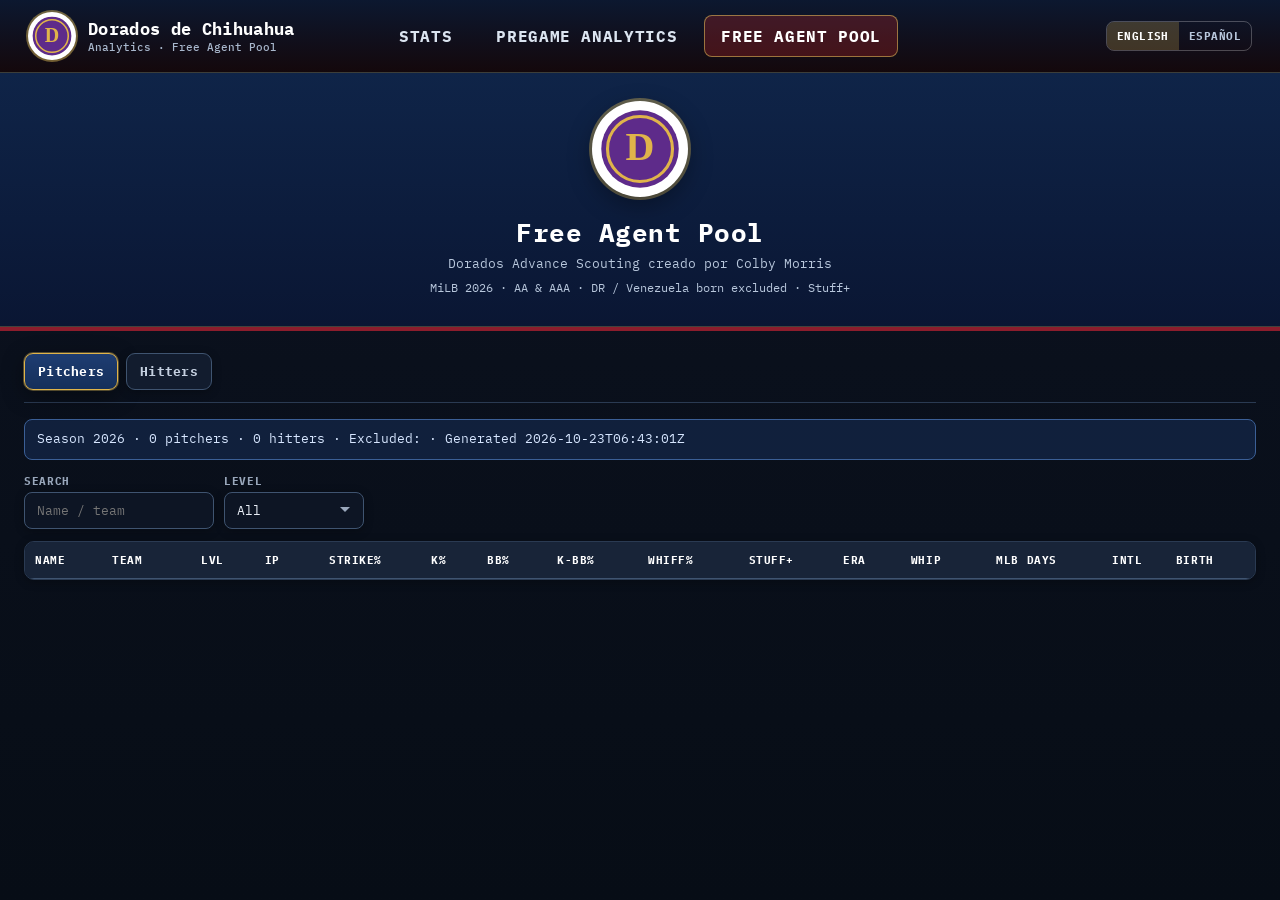
<file: free_agent_pool.html>
<!DOCTYPE html>
<html lang="en">
<head>
<meta charset="UTF-8">
<meta name="viewport" content="width=device-width, initial-scale=1.0">
<title>Free Agent Pool — Dorados de Chihuahua</title>
<link rel="icon" href="assets/dorados-logo.svg">
<link rel="preconnect" href="https://fonts.googleapis.com">
<link rel="preconnect" href="https://fonts.gstatic.com" crossorigin>
<link href="https://fonts.googleapis.com/css2?family=IBM+Plex+Mono:wght@400;500;600;700&display=swap" rel="stylesheet">
<link rel="stylesheet" href="shared.css?v=san7">
</head>
<body>
<div class="topbar">
  <a class="brand" href="index.html">
    <img src="assets/dorados-logo.svg" alt="Dorados de Chihuahua">
    <div>
      <strong>Dorados de Chihuahua</strong>
      <span data-i18n="brandSubFA">Analytics · Free Agent Pool</span>
    </div>
  </a>
  <nav class="top-links">
    <a href="index.html" data-i18n="navStats">Stats</a>
    <a href="pregame.html" data-i18n="navPregame">Pregame Analytics</a>
    <a class="active" href="free_agent_pool.html" data-i18n="navFA">Free Agent Pool</a>
  </nav>
  <div class="lang-toggle" aria-label="Language">
    <button type="button" data-lang="en" data-i18n="langEn" onclick="setLang('en')">English</button>
    <button type="button" data-lang="es" data-i18n="langEs" onclick="setLang('es')">Español</button>
  </div>
</div>

<header class="hero">
  <img src="assets/dorados-logo.svg" alt="Dorados de Chihuahua logo">
  <h1 data-i18n="heroFA">Free Agent Pool</h1>
  <p data-i18n="tagline">Dorados Advance Scouting creado por Colby Morris</p>
  <p style="margin-top:8px;color:#b8c7dc;font-size:12px" data-i18n="heroFASub">MiLB 2026 · AA / AAA / Mexico · DR / Venezuela born excluded · Stuff+</p>
</header>

<main class="page">
  <div class="tab-bar">
    <button class="tab active" data-tab="pitchers" onclick="switchTab('pitchers')" data-i18n="pitchers">Pitchers</button>
    <button class="tab" data-tab="hitters" onclick="switchTab('hitters')" data-i18n="hitters">Hitters</button>
  </div>

  <div class="banner" id="meta-note">Loading…</div>
  <div class="filters">
    <div class="filter-field">
      <label data-i18n="search">Search</label>
      <input id="search" placeholder="Name / team" oninput="render()">
    </div>
    <div class="filter-field">
      <label data-i18n="level">Level</label>
      <select id="level" onchange="render()">
        <option value="all" selected>All</option>
        <option value="AAA">AAA only</option>
        <option value="AA">AA only</option>
        <option value="MEX">Mexico only</option>
      </select>
    </div>
  </div>

  <div id="loading" class="loading">Fetching free agent pool…</div>
  <div id="panel-pitchers" class="panel active">
    <div class="table-wrap">
      <table id="tbl-p"><thead><tr>
        <th onclick="sortTbl('tbl-p',0)">Name</th>
        <th onclick="sortTbl('tbl-p',1)">Team</th>
        <th class="num" onclick="sortTbl('tbl-p',2)">Lvl</th>
        <th class="num" onclick="sortTbl('tbl-p',3)">IP</th>
        <th class="num" onclick="sortTbl('tbl-p',4)">Strike%</th>
        <th class="num" onclick="sortTbl('tbl-p',5)">K%</th>
        <th class="num" onclick="sortTbl('tbl-p',6)">BB%</th>
        <th class="num" onclick="sortTbl('tbl-p',7)">K-BB%</th>
        <th class="num" onclick="sortTbl('tbl-p',8)">Whiff%</th>
        <th class="num" onclick="sortTbl('tbl-p',9)">Stuff+</th>
        <th class="num" onclick="sortTbl('tbl-p',10)">ERA</th>
        <th class="num" onclick="sortTbl('tbl-p',11)">WHIP</th>
        <th class="num" onclick="sortTbl('tbl-p',12)">MLB Days</th>
        <th class="num" onclick="sortTbl('tbl-p',13)">Intl</th>
        <th onclick="sortTbl('tbl-p',14)">Birth</th>
      </tr></thead><tbody></tbody></table>
    </div>
  </div>
  <div id="panel-hitters" class="panel">
    <div class="table-wrap">
      <table id="tbl-h"><thead><tr>
        <th onclick="sortTbl('tbl-h',0)">Name</th>
        <th onclick="sortTbl('tbl-h',1)">Team</th>
        <th class="num" onclick="sortTbl('tbl-h',2)">Lvl</th>
        <th class="num" onclick="sortTbl('tbl-h',3)">PA</th>
        <th class="num" onclick="sortTbl('tbl-h',4)">AVG</th>
        <th class="num" onclick="sortTbl('tbl-h',5)">OPS</th>
        <th class="num" onclick="sortTbl('tbl-h',6)">ISO</th>
        <th class="num" onclick="sortTbl('tbl-h',7)">BB%</th>
        <th class="num" onclick="sortTbl('tbl-h',8)">K%</th>
        <th class="num" onclick="sortTbl('tbl-h',9)">SwStr%</th>
        <th class="num" onclick="sortTbl('tbl-h',10)">FPS%</th>
        <th class="num" onclick="sortTbl('tbl-h',11)">FPS% RISP</th>
        <th class="num" onclick="sortTbl('tbl-h',12)">MLB Days</th>
        <th class="num" onclick="sortTbl('tbl-h',13)">Intl</th>
        <th onclick="sortTbl('tbl-h',14)">Birth</th>
      </tr></thead><tbody></tbody></table>
    </div>
  </div>
</main>
<script src="i18n.js"></script>
<script>
let DATA = null, FPS = {}, FPS_AVG = { fps: 0.28, fpsRisp: 0.28 }, sortState = {}, tab = 'pitchers';
const pct = v => v == null ? '—' : (v*100).toFixed(1)+'%';
const dec = (v,d=3) => v == null ? '—' : Number(v).toFixed(d);
function fpsFor(id) {
  const row = FPS[String(id)];
  if (!row?.seasons) return { fps: null, fpsRisp: null };
  for (const y of ['2026','2025']) {
    if (row.seasons[y]?.fps_pct != null) {
      return { fps: row.seasons[y].fps_pct, fpsRisp: row.seasons[y].fps_risp_pct };
    }
  }
  return { fps: null, fpsRisp: null };
}
function computeFpsAvgs() {
  const fpsVals = [], rispVals = [];
  Object.values(FPS || {}).forEach(row => {
    const seasons = row.seasons || {};
    for (const y of ['2025','2026']) {
      if (seasons[y]?.fps_pct != null) fpsVals.push(seasons[y].fps_pct);
      if (seasons[y]?.fps_risp_pct != null) rispVals.push(seasons[y].fps_risp_pct);
    }
  });
  if (fpsVals.length) FPS_AVG.fps = fpsVals.reduce((a,b)=>a+b,0) / fpsVals.length;
  if (rispVals.length) FPS_AVG.fpsRisp = rispVals.reduce((a,b)=>a+b,0) / rispVals.length;
}
function fpsCls(v, avg) {
  if (v == null || avg == null) return '';
  if (v > avg) return 'high';
  if (v < avg) return 'low';
  return '';
}
function switchTab(name) {
  tab = name;
  document.querySelectorAll('.tab').forEach(t => t.classList.toggle('active', t.dataset.tab===name));
  document.querySelectorAll('.panel').forEach(p => p.classList.toggle('active', p.id===`panel-${name}`));
}
function filt(rows) {
  const q = (document.getElementById('search').value || '').toLowerCase();
  const lvl = document.getElementById('level').value;
  return rows.filter(r => {
    if (lvl !== 'all' && r.level !== lvl) return false;
    if (!q) return true;
    return `${r.name} ${r.team} ${r.birth_country}`.toLowerCase().includes(q);
  });
}
function render() {
  if (!DATA) return;
  const pits = filt(DATA.pitchers);
  const hits = filt(DATA.hitters);
  document.querySelector('#tbl-p tbody').innerHTML = pits.map(p => `<tr>
    <td class="player-name">${p.name}<span class="tag">${p.level}</span></td>
    <td>${p.team||'—'}</td><td class="num">${p.level}</td>
    <td class="num">${p.ip??'—'}</td>
    <td class="num">${pct(p.strike_pct)}</td>
    <td class="num">${pct(p.k_pct)}</td>
    <td class="num">${pct(p.bb_pct)}</td>
    <td class="num">${pct(p.k_bb_pct)}</td>
    <td class="num">${pct(p.swstr)}</td>
    <td class="num ${p.stuff_plus!=null?(p.stuff_plus>=105?'good':p.stuff_plus<=90?'low':''):''}">${p.stuff_plus??'—'}</td>
    <td class="num">${p.era!=null?Number(p.era).toFixed(2):'—'}</td>
    <td class="num">${p.whip!=null?Number(p.whip).toFixed(2):'—'}</td>
    <td class="num">${p.mlb_service_days??0}</td>
    <td class="num">${p.international?'Y':'N'}</td>
    <td>${p.birth_country||'—'}</td>
  </tr>`).join('');
  document.querySelector('#tbl-h tbody').innerHTML = hits.map(h => {
    const f = fpsFor(h.mlbam_id);
    return `<tr>
    <td class="player-name">${h.name}<span class="tag">${h.level}</span></td>
    <td>${h.team||'—'}</td><td class="num">${h.level}</td>
    <td class="num">${h.pa??'—'}</td>
    <td class="num">${dec(h.avg)}</td>
    <td class="num">${dec(h.ops)}</td>
    <td class="num">${dec(h.iso)}</td>
    <td class="num">${pct(h.bb_pct)}</td>
    <td class="num">${pct(h.k_pct)}</td>
    <td class="num">${pct(h.swstr)}</td>
    <td class="num ${fpsCls(f.fps, FPS_AVG.fps)}">${pct(f.fps)}</td>
    <td class="num ${fpsCls(f.fpsRisp, FPS_AVG.fpsRisp)}">${pct(f.fpsRisp)}</td>
    <td class="num">${h.mlb_service_days??0}</td>
    <td class="num">${h.international?'Y':'N'}</td>
    <td>${h.birth_country||'—'}</td>
  </tr>`;
  }).join('');
}
function sortTbl(id, col) {
  const key = id+col; sortState[key]=!sortState[key]; const asc=sortState[key];
  const tbody=document.querySelector('#'+id+' tbody');
  const rows=[...tbody.rows].sort((a,b)=>{
    const av=a.cells[col].textContent.replace('%','').trim();
    const bv=b.cells[col].textContent.replace('%','').trim();
    const an=parseFloat(av), bn=parseFloat(bv);
    if (!isNaN(an)&&!isNaN(bn)) return asc?an-bn:bn-an;
    return asc?av.localeCompare(bv):bv.localeCompare(av);
  });
  document.querySelectorAll('#'+id+' thead th').forEach((th,i)=>th.classList.toggle('sorted',i===col));
  rows.forEach(r=>tbody.appendChild(r));
}
Promise.all([
  fetch('data/free_agent_pool.json').then(r=>r.json()),
  fetch('data/fps_cache.json').then(r=>r.json()).catch(()=>({})),
]).then(([d, fps])=>{
  DATA=d; FPS=fps;
  computeFpsAvgs();
  document.getElementById('loading').style.display='none';
  document.getElementById('meta-note').textContent =
    `Season ${d.season} · ${d.pitchers.length} pitchers · ${d.hitters.length} hitters · Excluded: ${(d.excluded_birth_countries||[]).join(', ')} · Generated ${d.generated||''}`;
  applyI18n();
  render();
}).catch(e=>{
  document.getElementById('loading').textContent='Failed: '+e.message;
});
document.addEventListener('santurce:lang', () => applyI18n());
</script>
</body>
</html>
</file>
<file: shared.css>
:root {
  /* Dorados brand: burgundy + gold */
  --navy: #14080c;
  --licey: #4A1520;
  --blue: #e7c56a;
  --link: #f0d48a;
  --accent: #E0B44A;
  --santurce-red: #8C1D2C;
  --santurce-gold: #E0B44A;
  --text: #e8edf5;
  --muted: #9aa8bc;
  --line: #2a3a52;
  --line-strong: #3f5470;
  --bg: #0a101c;
  --bg-soft: #0e1626;
  --panel: #121c2e;
  --panel-2: #182438;
  --panel-hover: #1c2c44;
  --sort-bg: #1a2a42;
  --input-bg: #0d1524;
  --good: #3ecf7a;
  --high: #f07178;
  --low: #6ea8ff;
  --bad: #6ea8ff;
  --shadow: 0 6px 22px rgba(0, 0, 0, 0.38);
  --shadow-soft: 0 2px 10px rgba(0, 0, 0, 0.28);
  --focus-ring: 0 0 0 2px var(--bg), 0 0 0 4px rgba(230, 195, 92, 0.65);
}
* { box-sizing: border-box; margin: 0; padding: 0; }
body {
  font-family: 'IBM Plex Mono', ui-monospace, monospace;
  font-size: 16px;
  color: var(--text);
  background:
    radial-gradient(1200px 520px at 12% -10%, rgba(140, 29, 44, 0.28), transparent 55%),
    radial-gradient(900px 480px at 88% 0%, rgba(224, 180, 74, 0.16), transparent 50%),
    linear-gradient(180deg, var(--bg-soft) 0%, var(--bg) 40%, #070d16 100%);
  min-height: 100vh;
}
.topbar {
  background: linear-gradient(180deg, #0c1830 0%, var(--navy) 100%);
  color: #fff;
  display: grid;
  grid-template-columns: 1fr auto 1fr;
  align-items: center;
  padding: 12px 28px;
  gap: 16px;
  border-bottom: 1px solid rgba(230, 195, 92, 0.22);
  box-shadow: var(--shadow-soft);
}
.brand { display: flex; align-items: center; gap: 12px; text-decoration: none; color: #fff; justify-self: start; }
.brand img {
  width: 48px; height: 48px; object-fit: contain;
  background: #fff; border-radius: 50%; padding: 4px;
  box-shadow: 0 0 0 2px rgba(230, 195, 92, 0.45);
}
.brand strong { font-size: 17px; letter-spacing: 0.02em; }
.brand span { display: block; font-size: 11px; color: #a8b7cc; font-weight: 500; }
.top-links {
  display: flex; gap: 10px; flex-wrap: wrap; align-items: center;
  justify-content: center; justify-self: center;
}
.top-links a {
  color: #dbe4f0; text-decoration: none; font-size: 16px; font-weight: 700;
  letter-spacing: 0.04em; text-transform: uppercase;
  padding: 10px 16px; border-radius: 8px;
  border: 1px solid transparent;
  cursor: pointer;
  transition: background .15s ease, color .15s ease, border-color .15s ease;
}
.top-links a:hover {
  background: rgba(255,255,255,0.1); color: #fff;
  border-color: rgba(230, 195, 92, 0.35);
}
.top-links a.active {
  background: rgba(198, 40, 40, 0.28); color: #fff;
  border-color: rgba(230, 195, 92, 0.55);
}
.top-links a:focus-visible { box-shadow: var(--focus-ring); outline: none; }
.lang-toggle {
  display: inline-flex; border: 1px solid rgba(255,255,255,0.25);
  border-radius: 8px; overflow: hidden; justify-self: end;
}
.lang-toggle button {
  border: none; background: transparent; color: #b8c7dc;
  font: inherit; font-size: 11px; font-weight: 700; letter-spacing: 0.04em;
  text-transform: uppercase; padding: 7px 10px; cursor: pointer;
  transition: background .15s ease, color .15s ease;
}
.lang-toggle button:hover { background: rgba(255,255,255,0.08); color: #fff; }
.lang-toggle button.active { background: rgba(230, 195, 92, 0.22); color: #fff; }
.lang-toggle button:focus-visible { box-shadow: inset 0 0 0 2px var(--santurce-gold); outline: none; }
.hero {
  background: linear-gradient(180deg, #0f2448 0%, #0a1633 100%);
  color: #fff; text-align: center; padding: 28px 20px 32px;
  border-bottom: 4px solid var(--santurce-red);
  box-shadow: inset 0 -1px 0 rgba(230, 195, 92, 0.25);
}
.hero img {
  width: 96px; height: 96px; object-fit: contain;
  background: #fff; border-radius: 50%; padding: 8px;
  box-shadow: 0 8px 24px rgba(0,0,0,0.35), 0 0 0 3px rgba(230, 195, 92, 0.4);
}
.hero h1 { margin-top: 14px; font-size: 26px; font-weight: 700; letter-spacing: 0.02em; }
.hero p { margin-top: 6px; color: #b8c7dc; font-size: 13px; }
.page { max-width: 1280px; margin: 0 auto; padding: 18px 24px 48px; }
/* Hitter sprays are 768px (1.6× 480). Two across need a wider sheet. */
.page:has(#panel-hitter-advance.active) { max-width: 1720px; }
.banner {
  background: rgba(30, 64, 120, 0.35); border: 1px solid #3b5f96; color: #d7e6ff;
  border-radius: 8px; padding: 10px 12px; font-size: 13px; margin: 10px 0 14px; line-height: 1.45;
}
.note { font-size: 13px; color: var(--muted); line-height: 1.55; margin-bottom: 14px; max-width: 980px; }
.filters { display: flex; gap: 10px; flex-wrap: wrap; margin-bottom: 12px; align-items: flex-end; }
.filter-field { display: flex; flex-direction: column; gap: 4px; min-width: 140px; }
.filter-field label {
  font-size: 11px; font-weight: 700; letter-spacing: 0.06em;
  text-transform: uppercase; color: var(--muted);
}
.filters input, .filters select, .filter-field select, .filter-field input {
  appearance: none;
  background: var(--input-bg);
  border: 1px solid var(--line-strong);
  border-radius: 8px;
  padding: 9px 12px;
  font: inherit; font-size: 13px; color: var(--text);
  min-width: 140px;
  box-shadow: var(--shadow-soft);
  transition: border-color .15s ease, box-shadow .15s ease;
}
.filters input:hover, .filters select:hover, .filter-field select:hover, .filter-field input:hover {
  border-color: #557094;
}
.filters input:focus, .filters select:focus, .filter-field select:focus, .filter-field input:focus {
  outline: none; border-color: var(--santurce-gold);
  box-shadow: var(--focus-ring);
}
.filters select, .filter-field select {
  background: var(--input-bg) url("data:image/svg+xml,%3Csvg xmlns='http://www.w3.org/2000/svg' width='12' height='8' viewBox='0 0 12 8'%3E%3Cpath fill='%239aa8bc' d='M1 1l5 5 5-5'/%3E%3C/svg%3E") right 12px center no-repeat;
  padding-right: 34px; cursor: pointer;
}
#adv-p-pitcher, #adv-hitter { min-width: 420px; width: 100%; }
#panel-pitcher-advance .filter-field:has(#adv-p-pitcher),
#panel-hitter-advance .filter-field:has(#adv-hitter) { flex: 1 1 460px; max-width: 640px; }

/* Tabs — clearly clickable controls */
.tab-bar {
  display: flex; gap: 8px; flex-wrap: wrap;
  border-bottom: 1px solid var(--line);
  margin-bottom: 16px;
  padding: 4px 0 12px;
}
.tab {
  appearance: none;
  background: var(--panel);
  border: 1px solid var(--line-strong);
  border-radius: 9px;
  font: inherit; font-size: 13px; font-weight: 700;
  color: #c5d0e0;
  padding: 9px 13px;
  cursor: pointer;
  letter-spacing: 0.02em;
  box-shadow: var(--shadow-soft);
  transition: background .15s ease, color .15s ease, border-color .15s ease, transform .12s ease, box-shadow .15s ease;
  margin-bottom: 0;
}
.tab:hover {
  background: var(--panel-hover);
  color: #fff;
  border-color: #6a82a4;
  transform: translateY(-1px);
  box-shadow: var(--shadow);
}
.tab:active { transform: translateY(0); }
.tab.active {
  background: linear-gradient(180deg, #1e3d72 0%, #152f5a 100%);
  color: #fff;
  border-color: var(--santurce-gold);
  box-shadow: 0 0 0 1px rgba(230, 195, 92, 0.35), var(--shadow);
}
.tab:focus-visible {
  outline: none;
  box-shadow: var(--focus-ring);
}
.panel { display: none; }
.panel.active { display: block; }
.table-wrap {
  overflow-x: auto;
  border: 1px solid var(--line);
  border-radius: 10px;
  background: var(--panel);
  box-shadow: var(--shadow-soft);
}
table { width: 100%; border-collapse: collapse; font-size: 15px; }
thead th {
  text-align: left; padding: 11px 10px; font-size: 11px; font-weight: 700;
  letter-spacing: 0.05em; text-transform: uppercase; color: #fff;
  border-bottom: 1px solid var(--line-strong); cursor: pointer; user-select: none;
  white-space: nowrap; background: var(--panel-2); position: sticky; top: 0;
}
thead th.num, td.num, .stat { text-align: center; }
thead th.sorted { background: var(--sort-bg); color: #fff; }
tbody td { padding: 11px 10px; border-bottom: 1px solid #243348; white-space: nowrap; color: var(--text); }
tbody tr:hover { background: rgba(110, 168, 255, 0.08); }
.player-name, .player-cell { font-weight: 700; }
.team-cell { font-weight: 600; }
.loading, .empty { padding: 50px; text-align: center; color: var(--muted); }
.good { color: var(--good); font-weight: 700; }
.high { color: var(--high); font-weight: 700; }
.low, .bad { color: var(--low); font-weight: 700; }
.coming-soon {
  border: 1px solid var(--line); border-radius: 10px; padding: 18px; background: var(--panel);
  max-width: 820px; line-height: 1.55; color: var(--text);
  box-shadow: var(--shadow-soft);
}
.coming-soon h3 { font-size: 15px; color: var(--santurce-gold); margin-bottom: 8px; }
.coming-soon p { font-size: 14px; color: var(--muted); margin-bottom: 10px; }
.coming-soon .tagline-note { font-size: 12px; color: var(--muted); }
.tag {
  display: inline-block; font-size: 11px; padding: 1px 5px; border-radius: 3px;
  background: rgba(110, 168, 255, 0.15); color: var(--blue); margin-left: 6px; font-weight: 600;
}
.section-label {
  font-size: 11px; letter-spacing: 0.12em; color: var(--santurce-gold);
  text-transform: uppercase; margin: 8px 0 10px; font-weight: 700;
}
.warn-box {
  border: 1px solid #7a5a18; background: rgba(122, 90, 24, 0.22); color: #f0d78c;
  border-radius: 8px; padding: 12px; font-size: 13px; margin-bottom: 14px; line-height: 1.5;
}
.spray-grid { display: grid; grid-template-columns: 1fr; gap: 16px; max-width: 960px; }
.spray-card {
  border: 1px solid var(--line); border-radius: 12px; padding: 12px; background: var(--panel);
  box-shadow: var(--shadow);
}
.spray-card h3 { font-size: 13px; margin-bottom: 8px; color: #f3f6fb; }
.spray-card canvas {
  /* Native field aspect: 90° fair wedge is R√2 wide × R tall.
     896px is 1.6× the previous 560px cap. Grass fills the box — no dark frame. */
  width: 100%; max-width: 896px; height: auto; aspect-ratio: 1.414 / 1;
  background: #b7dfb9;
  border-radius: 8px; border: 1px solid var(--line);
  box-shadow: none;
  display: block;
}
.spray-hit-legend {
  margin: 0 0 12px;
  padding: 10px 14px;
  background: var(--panel-2);
  border: 1px solid var(--line);
  border-radius: 8px;
  box-shadow: var(--shadow-soft);
}
.spray-hit-legend-title { display: none; } /* title removed; keep swatches */
.hitter-sb-block { margin-top: 12px; }
.hitter-sb-block .section-label { margin-bottom: 6px; }
.spray-hit-legend .spray-hit-key {
  margin: 0;
  font-size: 13px;
  gap: 10px 16px;
}
.spray-hit-legend .dot {
  width: 17px;
  height: 17px;
  border: 1px solid rgba(255,255,255,0.9);
  box-shadow: 0 0 0 1px rgba(0,0,0,0.2);
}
.spray-hit-legend .swatch {
  gap: 6px;
  font-size: 12.5px;
}
.spray-hit-legend .spray-hit-lab {
  color: #fff;
}
.spray-hit-legend .spray-hit-lab strong {
  color: #fff;
  font-weight: 700;
}
.spray-hit-legend .fence-note {
  color: #fff;
  font-size: 12px;
  font-weight: 500;
}
.spray-hit-legend--compact {
  padding: 8px 10px;
  margin-bottom: 8px;
}
.spray-hit-legend--compact .spray-hit-key { gap: 8px 12px; font-size: 11.5px; }
.spray-hit-legend--compact .spray-hit-legend-title { margin-bottom: 4px; font-size: 11px; }
/* Advance packet */
.advance-hero {
  display: flex; flex-wrap: wrap; gap: 14px; align-items: stretch;
  margin-bottom: 14px; padding: 12px 14px;
  border: 1px solid var(--line); border-radius: 12px; background: var(--panel);
  box-shadow: var(--shadow);
}
.advance-hero-id { display: flex; gap: 12px; align-items: center; min-width: 220px; flex: 0 0 auto; }
.advance-headshot {
  width: 104px; height: 148px; object-fit: cover; object-position: center 12%;
  border-radius: 8px; border: 1px solid var(--line-strong); background: var(--panel-2); flex-shrink: 0;
  box-shadow: var(--shadow-soft);
}
.advance-hero-meta h2 { margin: 0; color: #fff; font-size: 22px; line-height: 1.15; }
.advance-name-row {
  display: flex; flex-wrap: wrap; align-items: baseline; gap: 10px 12px;
}
.advance-hand-badge {
  font-size: 22px; font-weight: 700; line-height: 1.15;
  color: var(--santurce-gold); letter-spacing: 0.02em;
  flex: 0 0 auto;
}

.advance-chips { display: flex; flex-wrap: wrap; gap: 10px; flex: 1 1 420px; }
.advance-chip {
  flex: 1 1 240px; border: 1px solid var(--line); border-radius: 8px; padding: 10px 12px; background: var(--panel-2);
  font-size: 12px; line-height: 1.45; color: var(--text);
}
.advance-chip strong {
  display: block; color: var(--santurce-gold); margin-bottom: 4px; font-size: 11px;
  letter-spacing: 0.04em; text-transform: uppercase;
}
.advance-layout {
  display: grid; grid-template-columns: 1.05fr 1.15fr 1fr; gap: 12px; align-items: start;
}
@media (max-width: 1100px) { .advance-layout { grid-template-columns: 1fr 1fr; } }
@media (max-width: 720px) { .advance-layout { grid-template-columns: 1fr; } }
.advance-card {
  border: 1px solid var(--line); border-radius: 10px; padding: 10px 12px; background: var(--panel);
  margin-bottom: 12px; box-shadow: var(--shadow-soft);
}
.advance-card .section-label { margin: 0 0 8px; }
.advance-list { margin: 0 0 4px 16px; padding: 0; color: var(--text); font-size: 12.5px; line-height: 1.45; }
.advance-desc { font-size: 12.5px; line-height: 1.5; color: var(--text); display: grid; gap: 5px; }
.advance-short {
  display: grid;
  grid-template-columns: repeat(3, max-content);
  column-gap: 0;
  row-gap: 0;
  width: fit-content;
  max-width: 100%;
  border: 1px solid var(--line); border-radius: 10px; padding: 10px 4px; background: var(--panel);
  font-size: 13px; line-height: 1.35; box-shadow: var(--shadow-soft);
}
.advance-short-col { min-width: 0; padding: 0 14px; }
.advance-short-col + .advance-short-col {
  border-left: 1px solid var(--line-strong);
}
.advance-short-h {
  display: block; color: var(--santurce-gold); margin: 0 0 5px; font-size: 11px; font-weight: 700;
  text-transform: uppercase; letter-spacing: 0.05em;
}
.advance-short-row {
  display: grid; grid-template-columns: 14px 2.4em 2.6em; gap: 4px; align-items: center;
  color: var(--text); margin: 0 0 2px; white-space: nowrap;
}
.advance-short-row .pct { font-variant-numeric: tabular-nums; font-weight: 700; color: var(--text); text-align: right; }
@media (max-width: 420px) {
  .advance-short { grid-template-columns: repeat(3, minmax(0, 1fr)); column-gap: 12px; width: 100%; }
  .advance-short-row { grid-template-columns: 10px 2em 2.2em; gap: 2px; font-size: 12px; }
}
.advance-usage-split { display: grid; grid-template-columns: 1fr 1fr; gap: 10px; }
@media (max-width: 520px) { .advance-usage-split { grid-template-columns: 1fr; } }
.advance-usage-side h4 {
  margin: 0 0 6px; font-size: 11px; color: var(--santurce-gold); text-transform: uppercase; letter-spacing: 0.04em;
}
.advance-usage-row {
  display: grid; grid-template-columns: 48px 1fr 40px; gap: 4px; align-items: center;
  font-size: 11.5px; margin-bottom: 5px; color: var(--text);
}
.advance-usage-row strong,
.advance-usage-row .num { color: inherit; font-weight: 700; }
.advance-usage-bar {
  height: 8px; background: #243348; border-radius: 3px; overflow: hidden;
}
.advance-usage-bar > span { display: block; height: 100%; border-radius: 3px; }
.advance-count-usage-grid {
  display: flex;
  flex-direction: column;
  gap: 10px;
}
.usage-hands { display: grid; grid-template-columns: 1fr 1fr; gap: 12px; align-items: start; }
.usage-hand-title { text-align: center; font-weight: 800; font-size: 15px; letter-spacing: .04em; color: #111; margin: 0 0 4px; }
.usage-matrix { width: 100%; border-collapse: collapse; background: #fff; color: #111; font-size: 12px; }
.usage-matrix th, .usage-matrix td { border: 1px solid #e6e8ee; padding: 3px 6px; text-align: center; background: #fff; color: #111; }
.usage-matrix thead th { font-size: 11px; letter-spacing: .04em; font-weight: 800; color: #111; background: #fff; }
.advance-sheet .advance-card .usage-matrix thead th {
  color: #111 !important;
  background: #fff !important;
}
.usage-matrix .usage-rowlab { text-align: left; font-weight: 800; white-space: nowrap; }
.usage-pitch { text-align: left !important; font-weight: 700; white-space: nowrap; }
.velo-band { white-space: nowrap; font-weight: 700; }
.usage-section td {
  text-align: center !important; font-size: 16px; font-weight: 800; letter-spacing: .14em;
  border-top: 2px solid #111; padding: 7px 4px;
}
.usage-hi { background: #3d9b4a !important; color: #fff !important; font-weight: 800; }
.usage-lo { background: #e15b5b !important; color: #fff !important; font-weight: 800; }
.usage-zone-note { margin-top: 6px; }
.hitter-pitch-half .section-label {
  text-align: center; font-size: 15px; font-weight: 800; letter-spacing: .12em;
  border-top: 2px solid #111; padding-top: 6px; color: #111;
}
@media (max-width: 720px) { .usage-hands { grid-template-columns: 1fr; } }
.advance-count-usage-block .advance-count-usage-title {
  font-size: 11px;
  font-weight: 700;
  color: var(--text);
  margin: 0 0 4px;
  letter-spacing: 0.05em;
  text-transform: uppercase;
}
.advance-count-usage-pair { gap: 8px; }
.advance-usage-row-compact {
  font-size: 10px;
  line-height: 1.1;
  margin-bottom: 1px;
  grid-template-columns: 34px 1fr 30px;
}
.advance-usage-row-compact .advance-usage-bar { height: 6px; }
.advance-heat-pair {
  display: grid;
  grid-template-columns: 1fr 1fr;
  gap: 8px;
  align-items: stretch;
  min-width: 0;
}
.advance-heat-pair .advance-upload-slot,
.advance-heat-pair .advance-placeholder-tall {
  min-height: 160px;
}
.advance-heat-pair .advance-upload-slot img { max-height: 240px; }
.advance-heat-cell {
  display: flex; flex-direction: column; min-width: 0; min-height: 0; gap: 4px;
}
.advance-heat-cell .advance-heat-lab {
  font-size: 11px; font-weight: 700; letter-spacing: 0.04em; text-transform: uppercase;
  color: var(--santurce-gold); margin: 0;
}
.advance-dot {
  width: 9px; height: 9px; border-radius: 50%; display: inline-block;
  border: 1px solid rgba(255,255,255,0.85); box-shadow: 0 0 0 1px rgba(0,0,0,0.12);
}
.advance-movement-wrap { display: flex; flex-direction: column; align-items: center; }
.advance-movement-wrap svg { width: 100%; max-width: 360px; height: auto; }
.advance-upload-plot {
  width: 100%;
  max-width: 360px;
  aspect-ratio: 340 / 280;
  min-height: 0;
  margin: 0 auto;
  background: #0e1a2b;
}
.advance-upload-plot img {
  width: 100%;
  height: 100%;
  max-width: 100%;
  max-height: 100%;
  object-fit: contain;
  object-position: center;
}
.advance-arm {
  display: grid; gap: 8px;
}
.advance-arm img,
.advance-arm .advance-arm-full {
  width: 100%; max-height: 560px; height: auto;
  object-fit: contain; object-position: center top;
  border-radius: 6px; border: 1px solid var(--line); background: var(--panel-2);
}
.advance-arm-metrics {
  display: grid; grid-template-columns: repeat(3, 1fr); gap: 6px;
}
.advance-arm-metric {
  border: 1px solid var(--line); border-radius: 6px; padding: 6px 8px; background: var(--panel-2); text-align: center;
}
.advance-arm-metric .k { display: block; font-size: 10px; color: var(--muted); text-transform: uppercase; letter-spacing: 0.04em; }
.advance-arm-metric .v { display: block; font-size: 14px; font-weight: 700; color: #fff; margin-top: 2px; }
.advance-placeholder {
  border: 1.5px dashed #3d516e; border-radius: 8px; background: var(--panel-2); color: var(--muted);
  min-height: 120px; display: flex; align-items: center; justify-content: center; text-align: center;
  font-size: 12px; padding: 12px; margin-bottom: 12px;
}

.legend-row {
  display: flex; flex-wrap: wrap; gap: 10px 14px; align-items: center;
  margin: 10px 0 6px; font-size: 12px; color: var(--muted);
}
.legend-row .swatch {
  display: inline-flex; align-items: center; gap: 6px;
  font-weight: 600; color: var(--text);
}
.legend-row .dot {
  width: 10px; height: 10px; border-radius: 50%;
  border: 1px solid rgba(255,255,255,0.8); box-shadow: 0 0 0 1px rgba(0,0,0,0.15);
  flex-shrink: 0;
}
.legend-row .txt-good { color: var(--good); font-weight: 700; }
.legend-row .txt-low { color: var(--low); font-weight: 700; }
.ideas { display: grid; grid-template-columns: repeat(auto-fill, minmax(260px, 1fr)); gap: 12px; }
.idea { border: 1px solid var(--line); border-radius: 10px; padding: 14px; background: var(--panel); box-shadow: var(--shadow-soft); }
.idea h3 { font-size: 13px; color: var(--santurce-gold); margin-bottom: 6px; }
.idea p { font-size: 13px; color: var(--muted); line-height: 1.5; }
.pov-bar {
  display: flex; flex-wrap: wrap; align-items: center; gap: 10px;
  margin: 0 0 12px; padding: 10px 12px;
  border: 1px solid var(--line); border-radius: 8px; background: var(--panel-2);
  box-shadow: var(--shadow-soft);
}
.pov-bar strong { font-size: 12px; letter-spacing: 0.06em; text-transform: uppercase; color: var(--muted); }
.pov-toggle { display: inline-flex; border: 1px solid var(--line-strong); border-radius: 8px; overflow: hidden; }
.pov-toggle button {
  border: none; background: var(--panel); color: #c9d4e4; font: inherit; font-size: 13px; font-weight: 700;
  padding: 8px 14px; cursor: pointer; transition: background .15s ease, color .15s ease;
}
.pov-toggle button:hover { background: var(--panel-hover); color: #fff; }
.pov-toggle button.active { background: var(--licey); color: #fff; }
.pov-toggle button:focus-visible { outline: none; box-shadow: inset 0 0 0 2px var(--santurce-gold); }
.pov-bar .pov-hint { font-size: 12px; color: var(--muted); line-height: 1.4; flex: 1; min-width: 200px; }
.arsenal-layout {
  display: grid;
  grid-template-columns: minmax(280px, 340px) 1fr;
  gap: 18px;
  align-items: start;
  margin-top: 8px;
}
.arsenal-plot-card {
  border: 1px solid var(--line);
  border-radius: 12px;
  padding: 12px;
  background: #0f172a;
  color: #e2e8f0;
  box-shadow: var(--shadow);
}
.arsenal-plot-card h3 {
  font-size: 13px; color: #f8fafc; margin-bottom: 4px;
}
.arsenal-plot-card .sub {
  font-size: 11px; color: #94a3b8; margin-bottom: 10px; line-height: 1.4;
}
.arsenal-plot-card svg.plot { width: 100%; height: auto; display: block; }
.arsenal-side { min-width: 0; }
.usage-pie-grid {
  display: grid;
  grid-template-columns: repeat(auto-fill, minmax(88px, 1fr));
  gap: 10px;
  margin-bottom: 14px;
}
.usage-pie-cell {
  text-align: center; border: 1px solid var(--line); border-radius: 8px;
  padding: 8px 6px; background: var(--panel); box-shadow: var(--shadow-soft);
}
.usage-pie-cell strong { display: block; font-size: 12px; margin-top: 4px; color: #fff; }
.usage-pie-cell svg { display: block; margin: 0 auto; }
.platoon-grid {
  display: grid;
  grid-template-columns: repeat(auto-fit, minmax(280px, 1fr));
  gap: 14px;
  margin-top: 8px;
}
.needs-video {
  border: 1px solid #3b5f96; background: rgba(30, 64, 120, 0.28); color: #d7e6ff;
  border-radius: 10px; padding: 18px; max-width: 820px; line-height: 1.55;
  box-shadow: var(--shadow-soft);
}
.needs-video h3 { font-size: 15px; color: var(--santurce-gold); margin-bottom: 8px; }
.needs-video p { font-size: 14px; margin-bottom: 8px; }
.needs-video .tagline-note { font-size: 12px; color: #9fb6d4; }
@media (max-width: 860px) {
  .arsenal-layout { grid-template-columns: 1fr; }
}
@media (max-width: 720px) {
  .topbar {
    grid-template-columns: 1fr auto;
    grid-template-areas:
      "brand lang"
      "links links";
  }
  .brand { grid-area: brand; }
  .top-links { grid-area: links; justify-self: center; gap: 4px; }
  .top-links a { font-size: 14px; padding: 8px 10px; }
  .lang-toggle { grid-area: lang; }
  .hero h1 { font-size: 20px; }
  .filter-field { min-width: 46%; }
  .filters select, .filter-field select { min-width: 0; width: 100%; }
}

/* Pitcher / hitter advance upgrades */
.advance-export-bar {
  border: 1px solid var(--line); border-radius: 10px; padding: 10px 12px; background: var(--panel);
  margin: 10px 0 14px; box-shadow: var(--shadow-soft);
}
.advance-export-head {
  display: flex; flex-wrap: wrap; gap: 10px 14px; align-items: center; margin-bottom: 8px;
}
.advance-export-list {
  display: flex; flex-direction: column; align-items: stretch; gap: 2px;
  max-height: 240px; overflow: auto;
  padding: 6px 4px; margin-top: 4px;
  border: 1px solid var(--line); border-radius: 8px; background: var(--panel-2);
}
.advance-check {
  display: flex; align-items: center; gap: 8px; font-size: 13px; color: var(--text);
  cursor: pointer; white-space: nowrap;
  padding: 5px 8px; border-radius: 6px;
}
.advance-check:hover { background: rgba(29, 79, 145, 0.28); }
.advance-check input { flex: 0 0 auto; }
.advance-placeholder-tall { min-height: 220px; }

/* Click-to-upload media slots (pitcher delivery + heat map) */
.advance-upload-slot {
  position: relative;
  display: flex; flex-direction: column; align-items: center; justify-content: center;
  min-height: 220px; width: 100%;
  border: 1.5px dashed #3d516e; border-radius: 8px; background: var(--panel-2);
  color: var(--muted); cursor: pointer; overflow: hidden; margin-bottom: 0;
  text-align: center; padding: 0; box-sizing: border-box;
}
.advance-upload-slot:hover { border-color: var(--santurce-gold); background: #152338; }
.advance-upload-slot:focus-within { outline: none; box-shadow: var(--focus-ring); border-color: var(--santurce-gold); }
.advance-upload-slot.has-image { border-style: solid; border-color: var(--line); padding: 0; }
.advance-upload-slot input[type=file] {
  position: absolute; inset: 0; opacity: 0; cursor: pointer; width: 100%; height: 100%;
}
.advance-upload-slot img {
  width: 100%; max-height: 480px; height: auto;
  object-fit: contain; object-position: center; display: block;
  pointer-events: none;
}
.advance-upload-slot.advance-upload-plot img {
  max-height: 100%;
  height: 100%;
  object-fit: contain;
  object-position: center;
}
.advance-upload-slot .advance-upload-cta {
  pointer-events: none; padding: 16px 12px; font-size: 12.5px; line-height: 1.4;
  color: var(--muted);
}
.advance-upload-slot .advance-upload-cta strong {
  display: block; color: var(--santurce-gold); margin-bottom: 4px; font-size: 12px;
  letter-spacing: 0.04em; text-transform: uppercase;
}
.advance-upload-actions {
  display: flex; flex-wrap: wrap; gap: 6px; margin-top: 6px;
}
.advance-upload-actions .btn { font-size: 11.5px; padding: 4px 8px; }
.advance-upload-note {
  font-size: 11px; color: var(--muted); margin: 6px 0 0; line-height: 1.35;
}
.advance-media-img {
  width: 100%; height: 100%; max-height: 100%;
  object-fit: contain; object-position: center top; display: block;
}

/* Screen: pre-8f09139 three natural columns (NOT 1/3+2/3) */
.advance-layout-pitcher { grid-template-columns: 1.15fr 1.1fr 0.85fr; }
/* Delivery slot shortened to leave room for dual vs L / vs R heat maps */
.advance-layout-pitcher .advance-card-arm-slot .advance-placeholder-tall,
.advance-layout-pitcher .advance-card-arm-slot .advance-arm {
  min-height: 300px;
}
.advance-layout-pitcher .advance-card-arm-slot .advance-arm img,
.advance-layout-pitcher .advance-card-arm-slot .advance-arm-full {
  max-height: 520px;
  min-height: 0;
  width: 100%;
  height: auto;
  object-fit: contain;
  object-position: center top;
}
/* Arsenal snapshot: white column headers (not muted gray) */
.advance-sheet .advance-arsenal-table thead th,
.advance-sheet .advance-card table thead th {
  color: #fff;
}

/* PDF-only helpers (used by printPage DOM) */
.advance-sheet-pitcher { min-width: 0; }
.advance-pdf-strip {
  display: flex; flex-wrap: nowrap; align-items: center; gap: 8px 12px;
  padding: 2px 4px 4px; margin: 0 0 4px; border-bottom: 1px solid var(--line);
  min-width: 0;
}
.advance-pdf-hand,
.advance-pdf-name {
  font-size: 15px; font-weight: 700; color: #fff; line-height: 1.15;
  flex: 0 0 auto; letter-spacing: 0.01em;
}
.advance-pdf-team {
  font-size: 13px; font-weight: 600; color: var(--muted); line-height: 1.15;
  flex: 0 1 auto; min-width: 0; overflow: hidden; text-overflow: ellipsis; white-space: nowrap;
}
.advance-pdf-strip-meta { display: flex; flex-wrap: wrap; align-items: baseline; gap: 6px 10px; min-width: 0; }
.advance-pdf-strip strong { font-size: 15px; color: #fff; }
.advance-pdf-strip span { font-size: 11px; color: var(--muted); }
/* Compact roster headshot for pitcher PDF strip — never the giant hero size */
.advance-pdf-headshot {
  width: 34px; height: 48px; object-fit: cover; object-position: center 12%;
  border-radius: 4px; border: 1px solid var(--line-strong); background: var(--panel-2);
  flex: 0 0 auto;
}
.advance-hero-compact {
  padding: 8px 12px;
  margin-bottom: 8px;
  align-items: center;
}
.advance-hero-compact .advance-hero-meta h2 { font-size: 18px; }
.advance-card-compact { padding: 6px 8px; }
.advance-card-compact .section-label { margin: 0 0 4px; font-size: 11px; }
.advance-arsenal-table { font-size: 10.5px; }
.advance-arsenal-table th,
.advance-arsenal-table td { padding: 2px 3px; white-space: nowrap; }
.advance-arsenal-table thead th { color: #fff; }
.advance-photo-wrap {
  flex: 1;
  min-height: 0;
  display: flex;
  align-items: center;
  justify-content: center;
  overflow: hidden;
  border-radius: 6px;
  background: var(--panel-2);
  border: 1px solid var(--line);
}
.advance-photo {
  width: 100%;
  height: 100%;
  max-height: 100%;
  object-fit: contain;
  object-position: center top;
  display: block;
}
.advance-placeholder-heat {
  flex: 1;
  min-height: 0;
  margin-bottom: 0;
  width: 100%;
}
.btn {
  appearance: none; border: 1px solid rgba(230, 195, 92, 0.35); background: #132844; color: #fff;
  border-radius: 6px; padding: 7px 12px; font-size: 13px; font-weight: 600; cursor: pointer;
  transition: filter .15s ease, transform .12s ease, border-color .15s ease;
}
.btn:hover { filter: brightness(1.12); border-color: var(--santurce-gold); }
.btn:focus-visible { outline: none; box-shadow: var(--focus-ring); }
.btn-sm { padding: 4px 10px; font-size: 12px; background: #1d4f91; }
.spray-toggles {
  display: flex; flex-wrap: wrap; gap: 8px 14px; align-items: center;
  margin: 4px 0 8px;
}
.spray-filter-field { min-width: 280px; flex: 1 1 320px; }

/* Swing / metric charts — L→R: title/key → bars → takeaway */
.hitter-charts-grid {
  display: grid;
  grid-template-columns: 1fr;
  gap: 8px;
  margin-bottom: 12px;
}
.metric-card {
  display: grid;
  grid-template-columns: minmax(110px, 150px) minmax(0, 1fr) minmax(150px, 220px);
  gap: 10px 14px;
  align-items: center;
  border: 1px solid var(--line);
  border-radius: 12px;
  padding: 10px 12px;
  background: linear-gradient(135deg, var(--panel) 0%, var(--panel-2) 100%);
  box-shadow: var(--shadow);
  min-height: 0;
}
.metric-card--empty {
  opacity: 0.85;
}
.metric-card-head {
  display: flex;
  flex-direction: column;
  gap: 4px;
  min-width: 0;
}
.metric-card-title {
  font-size: 12px;
  font-weight: 700;
  letter-spacing: 0.06em;
  text-transform: uppercase;
  color: var(--santurce-gold);
  line-height: 1.25;
}
.metric-card-key {
  font-size: 11px;
  color: var(--muted);
  line-height: 1.35;
}
.metric-card-key strong {
  color: #fff;
  font-weight: 700;
}
.hitter-bars {
  display: grid;
  gap: 5px;
  min-width: 0;
}
.hitter-bar-row {
  display: grid;
  grid-template-columns: 52px minmax(0, 1fr) 48px;
  gap: 8px;
  align-items: center;
  font-size: 12px;
}
.hitter-bar-lab {
  color: #d7e0ee;
  font-weight: 700;
  overflow: hidden;
  text-overflow: ellipsis;
  white-space: nowrap;
}
.hitter-bar-lab .pitch-lab-long {
  display: inline-block;
  max-width: 100%;
  font-size: 8.5px;
  letter-spacing: -0.06em;
  line-height: 1;
  font-weight: 700;
  white-space: nowrap;
  vertical-align: baseline;
}
.hitter-bar-track {
  height: 12px;
  background: #243348;
  border-radius: 999px;
  overflow: hidden;
  box-shadow: inset 0 1px 2px rgba(0,0,0,0.35);
}
.hitter-bar-track > span {
  display: block;
  height: 100%;
  border-radius: 999px;
  background: linear-gradient(90deg, #1d4f91 0%, #3b82c4 55%, var(--accent) 100%);
  box-shadow: 0 0 10px rgba(233, 102, 57, 0.25);
}
.hitter-bar-row.is-top .hitter-bar-track > span {
  background: linear-gradient(90deg, #9a1c1c 0%, var(--santurce-red) 40%, var(--accent) 100%);
  box-shadow: 0 0 12px rgba(198, 40, 40, 0.35);
}
.hitter-bar-row .num {
  font-weight: 700;
  color: #fff;
  font-variant-numeric: tabular-nums;
}
.metric-takeaway {
  border-left: 3px solid var(--santurce-red);
  background: rgba(198, 40, 40, 0.12);
  border-radius: 0 8px 8px 0;
  padding: 10px 12px;
  font-size: 12.5px;
  line-height: 1.45;
  color: #e8edf5;
  align-self: stretch;
  display: flex;
  align-items: center;
  box-shadow: inset 0 0 0 1px rgba(230, 195, 92, 0.12);
}
.metric-takeaway strong {
  color: var(--santurce-gold);
}
.metric-takeaway .metric-takeaway-label {
  display: block;
  font-size: 10px;
  letter-spacing: 0.08em;
  text-transform: uppercase;
  color: var(--muted);
  margin-bottom: 4px;
  font-weight: 700;
}
@media (max-width: 900px) {
  .metric-card {
    grid-template-columns: 1fr;
    gap: 10px;
  }
  .metric-takeaway {
    border-left: none;
    border-top: 3px solid var(--santurce-red);
    border-radius: 0 0 8px 8px;
  }
}
.advance-headshot-placeholder {
  display: block;
  /* blank frame when no photo — never substitute another player */
  background: linear-gradient(180deg, var(--panel-2) 0%, #0d1524 100%);
}
@media print {
  @page { size: letter landscape; margin: 0.28in; }
  .advance-export-bar, .filters, .tabs, .tab-bar, .lang-toggle, .season-banner,
  .advance-upload-actions, .advance-upload-note, .advance-upload-cta { display: none !important; }
  .advance-print-page { page-break-after: always; break-after: page; page-break-inside: avoid; }
  .advance-print-page:last-of-type { page-break-after: auto; break-after: auto; }
  body { background: #fff; color: #111; color-scheme: only light; -webkit-print-color-adjust: exact; print-color-adjust: exact; }
  .rate-cell { -webkit-print-color-adjust: exact; print-color-adjust: exact; }
  .spray-card canvas, .spray-print-img {
    background: #b7dfb9 !important;
    filter: none !important;
    -webkit-print-color-adjust: exact;
    print-color-adjust: exact;
  }
  .advance-card, .advance-hero, .metric-card, .spray-card { box-shadow: none; background: #fff; color: #111; border-color: #ccc; }
  .metric-card-title, .section-label, .advance-hero-meta h2 { color: #0a1633; }
  .metric-takeaway { background: #fff5f5; color: #111; }

  /* Pitcher PDF: portrait one page so the usage tables, velo bands, and
     count rows stay on the sheet. Width is 8.5 − 0.32 − 0.32. */
  body:has(.advance-sheet-pitcher) {
    min-height: 0 !important;
    height: auto !important;
  }
  .advance-sheet-pitcher.advance-print-page {
    width: 7.86in;
    max-width: 7.86in;
    height: auto;
    max-height: 10.15in;
    overflow: hidden;
    display: flex;
    flex-direction: column;
    box-sizing: border-box;
    margin: 0 !important;
    zoom: 1;
  }
  .advance-sheet-pitcher .advance-pdf-strip {
    flex: 0 0 auto;
    border-bottom-color: #ccc;
    margin-bottom: 2px;
    padding: 0 1px 2px;
    gap: 4px 8px;
    align-items: center;
  }
  .advance-sheet-pitcher .advance-pdf-strip strong { color: #000; font-size: 26px; }
  .advance-sheet-pitcher .advance-pdf-strip span { color: #000; font-size: 19px; }
  .advance-sheet-pitcher .advance-pdf-hand,
  .advance-sheet-pitcher .advance-pdf-name { color: #000 !important; font-size: 26px !important; font-weight: 700; line-height: 1.05; }
  .advance-sheet-pitcher .advance-pdf-team { color: #000 !important; font-size: 24px !important; font-weight: 600; line-height: 1.05; }
  .advance-sheet-pitcher .advance-pdf-headshot {
    width: 32px; height: 40px; border-color: #bbb; background: #eef2f7;
  }
  .advance-sheet-pitcher .pitcher-summer-bar {
    flex: 0 0 auto;
    margin: 0 0 2px;
    overflow: hidden;
    border: none;
    border-radius: 0;
    background: #fff;
  }
  .advance-sheet-pitcher .pitcher-summer-bar table {
    width: 100%;
    border-collapse: collapse;
    background: #fff;
    table-layout: auto;
    font-size: 7px;
    line-height: 1;
  }
  .advance-sheet-pitcher .pitcher-summer-bar th,
  .advance-sheet-pitcher .pitcher-summer-bar td {
    padding: 1px;
    text-align: center;
    white-space: nowrap;
    letter-spacing: 0;
    text-transform: none;
    font-weight: 700;
    line-height: 1;
    background: #fff;
    color: #000;
    border-bottom: 1px solid #ccc;
    position: static;
    cursor: default;
  }
  .advance-sheet-pitcher .pitcher-summer-bar th { font-size: 6.5px; color: #333; }
  .advance-sheet-pitcher .advance-headshot,
  .advance-sheet-pitcher .advance-hero { display: none !important; }
  .advance-sheet-pitcher .advance-hero-compact {
    flex: 0 0 auto;
    padding: 4px 8px;
    margin-bottom: 4px;
  }
  .advance-sheet-pitcher .advance-hero-compact h2 { font-size: 15px; }
  .advance-sheet-pitcher .advance-layout-pitcher-print,
  .advance-sheet-pitcher .advance-layout.advance-layout-pitcher.advance-layout-pitcher-print {
    display: grid !important;
    grid-template-columns: 1.25fr 0.75fr !important;
    grid-template-rows: auto auto auto !important;
    gap: 6px !important;
  }
  .advance-sheet-pitcher .advance-col-charts,
  .advance-sheet-pitcher .advance-col-middle { display: contents !important; }
  .advance-sheet-pitcher .advance-card-count-usage { grid-column: 1 / -1; grid-row: 1; }
  .advance-sheet-pitcher .advance-card-arsenal { grid-column: 1; grid-row: 2; align-self: start; }
  .advance-sheet-pitcher .advance-band-movement { grid-column: 2; grid-row: 2; max-height: 2.05in; }
  .advance-sheet-pitcher .advance-band-heat-mid { grid-column: 1; grid-row: 3; }
  .advance-sheet-pitcher .advance-col-release { grid-column: 2; grid-row: 3; max-height: 2.15in; }
  .advance-sheet-pitcher .usage-matrix { font-size: 8px; }
  .advance-sheet-pitcher .usage-matrix th,
  .advance-sheet-pitcher .usage-matrix td { padding: 0 2px; line-height: 1.05; }
  .advance-sheet-pitcher .usage-section td { font-size: 8px; font-weight: 800; text-align: center; padding: 0; }
  .advance-sheet-pitcher .advance-col-charts { display: contents !important; }
  .advance-sheet-pitcher .advance-col-release {
    min-width: 0;
    display: flex;
    flex-direction: column;
    gap: 4px;
    min-height: 0;
    overflow: hidden;
  }
  .advance-sheet-pitcher .advance-col-release {
    min-height: 0;
    overflow: hidden;
  }
  .advance-sheet-pitcher .advance-col-middle { display: contents; }
  .advance-sheet-pitcher .advance-col-charts .advance-card { margin-bottom: 0; }
  .advance-sheet-pitcher .advance-card-compact { padding: 0 2px; }
  .advance-sheet-pitcher .advance-card-compact .section-label { font-size: 9px; margin-bottom: 2px; }
  .advance-sheet-pitcher .advance-short {
    padding: 0; column-gap: 0; font-size: 9px;
    width: 100%; max-width: 100%; box-sizing: border-box;
  }
  .advance-sheet-pitcher .advance-short-col { padding: 0 8px; }
  .advance-sheet-pitcher .advance-short-col + .advance-short-col {
    border-left: 1px solid #bbb;
  }
  .advance-sheet-pitcher .advance-short-row { font-size: 9px; line-height: 1.1; margin: 0; grid-template-columns: 10px 2em 2.1em; }
  .advance-sheet-pitcher .advance-arsenal-table { font-size: 8px; line-height: 1; }
  .advance-sheet-pitcher .advance-arsenal-table th,
  .advance-sheet-pitcher .advance-arsenal-table td { padding: 0 2px; }
  .advance-sheet-pitcher .advance-arsenal-table thead th,
  .advance-sheet-pitcher .advance-card table thead th { color: #fff !important; }
  .advance-sheet-pitcher .usage-matrix thead th { color: #111 !important; background: #fff !important; }
  .advance-sheet-pitcher .advance-count-usage-grid {
    display: flex;
    flex-direction: column;
    gap: 2px;
    min-height: 0;
  }
  .advance-sheet-pitcher .advance-count-usage-block-compact .advance-count-usage-title {
    font-size: 7px;
    font-weight: 700;
    color: #0a1633;
    margin: 0 0 1px;
    letter-spacing: 0.04em;
    text-transform: uppercase;
  }
  .advance-sheet-pitcher .advance-count-usage-pair { gap: 4px; }
  .advance-sheet-pitcher .advance-count-usage-block-compact .advance-usage-side h4 {
    font-size: 7px;
    margin: 0 0 0;
  }
  .advance-sheet-pitcher .advance-usage-row-compact {
    font-size: 7px;
    line-height: 1;
    margin-bottom: 0;
    grid-template-columns: 28px 1fr 22px;
  }
  .advance-sheet-pitcher .advance-usage-row-compact .advance-usage-bar { height: 4px; }
  .advance-sheet-pitcher .advance-card-count-usage { padding: 2px 4px; }
  .advance-sheet-pitcher .advance-desc {
    font-size: 8.5px; line-height: 1.1; max-height: 40px; overflow: hidden;
    color: #000 !important;
  }
  .advance-sheet-pitcher .advance-desc,
  .advance-sheet-pitcher .advance-desc * { color: #000 !important; }
  .advance-sheet-pitcher .advance-usage-row {
    font-size: 8px; line-height: 1.05; margin-bottom: 0; grid-template-columns: 36px 1fr 28px;
    color: #000 !important;
  }
  .advance-sheet-pitcher .advance-usage-row strong,
  .advance-sheet-pitcher .advance-usage-row .num { color: #000 !important; }
  .advance-sheet-pitcher .advance-usage-side h4 { margin: 0 0 1px; font-size: 8px; color: #000 !important; }
  .advance-sheet-pitcher .advance-card-arsenal { flex: 0 0 auto; overflow: visible; }
  .advance-sheet-pitcher .advance-card-arsenal .table-wrap { overflow: visible; }
  .advance-sheet-pitcher .advance-card-count-usage { flex: 0 0 auto; min-height: 0; overflow: visible; }
  .advance-sheet-pitcher .advance-usage-bar { height: 5px; }
  /* vs L / vs R sit side by side. Right edge stays on the middle column;
     the pair still reaches left under the charts. Each box is a near-square
     slightly taller than wide (height/width = 1.10). */
  .advance-sheet-pitcher .advance-band-heat-mid {
    grid-column: 2;
    grid-row: 2;
    justify-self: end;
    width: max-content;
    max-width: 100%;
    margin: 0;
    box-sizing: border-box;
    height: auto;
    max-height: none;
    overflow: visible;
    flex: 0 0 auto;
    align-self: end;
    padding: 1px 2px;
  }
  .advance-sheet-pitcher .advance-heat-pair {
    display: grid;
    grid-template-columns: max-content max-content;
    gap: 6px;
    flex: 0 0 auto;
    width: max-content;
    height: auto;
    min-height: 0;
    max-height: none;
  }
  .advance-sheet-pitcher .advance-heat-cell {
    min-height: 0; min-width: 0; width: max-content;
    display: flex; flex-direction: column; gap: 1px; overflow: visible;
  }
  .advance-sheet-pitcher .advance-heat-cell .zone-heat,
  .advance-sheet-pitcher .advance-heat-cell .zone-heat-vox,
  .advance-sheet-pitcher .advance-heat-cell .zone-heat-7 {
    width: 1.7in;
    height: auto;
    max-height: 2.02in;
    overflow: visible;
    background: #F7F9FB;
    -webkit-print-color-adjust: exact;
    print-color-adjust: exact;
  }
  .advance-sheet-pitcher .zone-heat,
  .advance-sheet-pitcher .zone-heat-vox,
  .advance-sheet-pitcher .zone-heat-7 { -webkit-print-color-adjust: exact; print-color-adjust: exact; }
  .advance-sheet-pitcher .advance-heat-cell .advance-heat-lab {
    color: #0a1633; font-size: 8.5px; line-height: 1; margin: 0; flex: 0 0 auto;
  }
  .advance-sheet-pitcher .advance-heat-cell .advance-photo-wrap,
  .advance-sheet-pitcher .advance-heat-cell .advance-placeholder-heat {
    flex: 0 0 auto;
    width: 2.15in;
    height: auto;
    aspect-ratio: 1 / 1.10;
    min-height: 0;
    max-height: none;
  }
  .advance-sheet-pitcher .advance-band {
    margin-bottom: 0; padding: 3px 5px; min-height: 0;
    display: flex; flex-direction: column; overflow: hidden; flex: 1 1 auto;
  }
  .advance-sheet-pitcher .advance-band .section-label { font-size: 9px; margin-bottom: 1px; flex: 0 0 auto; }
  .advance-sheet-pitcher .advance-card-compact .section-label { margin-bottom: 1px; }
  .advance-sheet-pitcher .advance-band-movement { flex: 1 1 auto; }
  .advance-sheet-pitcher .advance-band-heat-mid { flex: 0 0 auto; }
  .advance-sheet-pitcher .advance-col-release .advance-band-photo { flex: 1 1 auto; }
  .advance-sheet-pitcher .advance-movement-wrap {
    flex: 1; min-height: 0; display: flex; align-items: center; justify-content: center;
  }
  .advance-sheet-pitcher .advance-movement-wrap svg { width: 100%; height: 100%; max-width: none; max-height: 100%; }
  .advance-sheet-pitcher .advance-movement-frame { width: 100%; height: 100%; max-width: none; display: flex; align-items: center; justify-content: center; }
  .advance-sheet-pitcher .advance-movement-frame .advance-movement-shot { width: 100%; height: 100%; object-fit: contain; object-position: center; background: #0e1a2b; }
  .advance-sheet-pitcher .advance-placeholder-heat {
    display: flex; align-items: center; justify-content: center; width: 100%; height: 100%; min-height: 0; margin: 0;
  }
  .advance-sheet-pitcher .advance-photo-wrap {
    border-color: #ccc; background: #f4f6f9; flex: 1 1 auto; min-height: 0;
    display: flex; align-items: center; justify-content: center; width: 100%;
  }
  .advance-sheet-pitcher .advance-media-img {
    width: 100%; height: 100%; max-height: 100%; object-fit: contain; object-position: center top;
  }
  .advance-layout-pitcher .advance-card-arm-slot .advance-upload-slot {
    min-height: 300px;
  }
  .advance-layout-pitcher .advance-card-arm-slot .advance-upload-slot img {
    max-height: none; min-height: 300px; object-fit: cover; object-position: center top;
  }

  .advance-layout:not(.advance-layout-pitcher) { grid-template-columns: 1.1fr 1fr 0.9fr !important; }

  /* Hitter PDF: portrait one page, san42 sheet fit.
     Content box is 11in − 1.15in − 0.28in = 9.57in. Height follows content
     (capped under that box) so the sheet does not reserve a tall empty band.
     Charts only: vs R | vs L, each stacked non-RISP, RISP, non-2K, 2K.
     Type is 10px (up from the old 6.5px eight-up) so the four-high stack
     fills the chart band. Sprays are 1.6× the previous contained graphic
     (was letterboxed to 1.584in × 1.12in inside a 3.83in × 1.12in grey box):
     2.534in × 1.792in, field edge to edge. If the stack overflows, shrink
     chart type instead of the sprays.
     Body min-height 100vh must not apply — it paginates past the sheet. */
  body:has(.advance-sheet-hitter) {
    min-height: 0 !important;
    height: auto !important;
  }
  .advance-sheet-hitter.advance-print-page {
    width: 7.94in;
    max-width: 7.94in;
    height: auto;
    max-height: 9.52in;
    overflow: hidden;
    display: flex;
    flex-direction: column;
    box-sizing: border-box;
    margin: 0 !important;
    padding-bottom: 0;
    zoom: 0.96;
  }
  .advance-sheet-hitter .advance-pdf-strip {
    flex: 0 0 auto;
    border-bottom-color: #ccc;
    margin-bottom: 2px;
    padding: 1px 2px 2px;
    gap: 4px 8px;
    align-items: center;
  }
  .advance-sheet-hitter .advance-pdf-strip strong { color: #000; font-size: 30px; }
  .advance-sheet-hitter .advance-pdf-strip span { color: #000; font-size: 20px; }
  .advance-sheet-hitter .advance-pdf-hand,
  .advance-sheet-hitter .advance-pdf-name { color: #000 !important; font-size: 30px !important; font-weight: 700; line-height: 1.05; }
  .advance-sheet-hitter .advance-pdf-team { color: #000 !important; font-size: 26px !important; font-weight: 600; line-height: 1.05; }
  .advance-sheet-hitter .advance-pdf-headshot {
    width: 38px; height: 54px; border-color: #bbb; background: #eef2f7;
  }
  .advance-sheet-hitter .advance-hero { display: none !important; }
  .advance-sheet-hitter .hitter-pitch-grid {
    flex: 0 0 auto;
    width: 100%;
    grid-template-columns: 1fr 1fr !important;
    gap: 2px 6px;
    margin: 1px 0 2px;
  }
  .advance-sheet-hitter .hitter-pitch-side {
    display: flex;
    flex-direction: column;
    gap: 1px;
    min-width: 0;
  }
  .advance-sheet-hitter .hitter-pitch-side-title { font-size: 11px; margin: 0; letter-spacing: .04em; }
  .advance-sheet-hitter .hitter-pitch-half .section-label { font-size: 11px; margin: 3px 0 0; color: #111; letter-spacing: .1em; text-align: center; font-weight: 800; border-top: 2px solid #111; }
  .advance-sheet-hitter .hitter-pitch-half .table-wrap,
  .advance-sheet-hitter .hitter-pitch-half table { width: 100%; background: #fff; border-color: #ccc; box-shadow: none; }
  .advance-sheet-hitter .hitter-pitch-half table { font-size: 8px; line-height: 1; color: #111; table-layout: fixed; }
  .advance-sheet-hitter .hitter-pitch-half thead th {
    background: #121c2e !important; color: #fff !important; border-bottom-color: #2a3a52;
    text-transform: none; letter-spacing: 0; white-space: nowrap;
    font-size: 7.5px;
  }
  .advance-sheet-hitter .hitter-pitch-half tbody td:not(.rate-cell) {
    background: #fff !important; color: #111; border-bottom-color: #e2e8f0;
  }
  .advance-sheet-hitter .hitter-pitch-half th,
  .advance-sheet-hitter .hitter-pitch-half td { padding: 0 2px; line-height: 1; }
  .advance-sheet-hitter .rate-cell { -webkit-print-color-adjust: exact; print-color-adjust: exact; }
  /* Do not flex-grow/shrink this row. flex:1 + min-height:0 collapsed the
     pair (~80px) while the charts stayed ~180px and painted over the bunts table.
     Keep the pair at content size. Bunts sit just under the charts; leftover page space stays below the sheet. */
  .advance-sheet-hitter .hitter-spray-pair {
    flex: 0 0 auto;
    min-height: auto;
    overflow: visible;
    height: auto;
    grid-template-columns: 1fr 1fr !important;
    gap: 8px;
    margin: 0;
    align-items: start;
  }
  .advance-sheet-hitter .hitter-spray-pair .spray-card {
    padding: 1px 4px 0; margin: 0; min-width: 0;
    display: flex; flex-direction: column; align-items: center;
    overflow: visible;
  }
  .advance-sheet-hitter .hitter-spray-pair .spray-card h3 {
    font-size: 10px; margin: 0 0 2px; line-height: 1.1;
  }
  .advance-sheet-hitter .hitter-spray-pair .note {
    font-size: 8px; line-height: 1.1; margin: 1px 0 0; max-width: none;
  }
  /* Native √2 field. 1.6× the old contained image (1.12in × √2 = 1.584in).
     Box matches the wedge so grass/dirt fill the chart — no grey letterbox. */
  .advance-sheet-hitter .hitter-spray-pair canvas,
  .advance-sheet-hitter .hitter-spray-pair img.spray-print-img,
  .spray-print-img {
    width: min(100%, 2.534in) !important;
    max-width: 100% !important;
    height: auto !important;
    max-height: none !important;
    object-fit: fill !important;
    aspect-ratio: 1.414 / 1;
    display: block;
    margin: 0 auto;
    background: #b7dfb9 !important;
    border: none;
    border-radius: 0;
    -webkit-print-color-adjust: exact;
    print-color-adjust: exact;
    filter: none !important;
    mix-blend-mode: normal !important;
  }
  .advance-sheet-hitter .hitter-pitch-half tbody td.num,
  .advance-sheet-hitter .hitter-pitch-half tbody td.rate-cell { font-weight: 700; }
  .advance-sheet-hitter .spray-hit-legend {
    flex: 0 0 auto; font-size: 9px; padding: 2px 6px; margin: 1px 0 2px;
    background: #121c2e !important; border-color: #2a3a52; box-shadow: none; color: #fff !important;
  }
  .advance-sheet-hitter .spray-hit-legend .spray-hit-lab,
  .advance-sheet-hitter .spray-hit-legend .spray-hit-lab strong,
  .advance-sheet-hitter .spray-hit-legend .fence-note { color: #fff !important; }
  .advance-sheet-hitter > .section-label { flex: 0 0 auto; }
  .advance-sheet-hitter .hitter-sb-block {
    flex: 0 0 auto;
    margin-top: 2px;
    padding-top: 2px;
    border-top: 1px solid #ddd;
    background: #fff;
    position: relative;
    z-index: 1;
  }
  .advance-sheet-hitter .hitter-sb-block .section-label { margin: 0 0 2px; }
  .advance-sheet-hitter .hitter-sb-block .table-wrap { margin: 0; background: #fff; }
  .advance-sheet-hitter .hitter-sb-block thead th {
    background: #121c2e !important; color: #fff !important; border-bottom-color: #2a3a52;
  }
  .advance-sheet-hitter .section-label { font-size: 10px; margin: 2px 0 1px; }
  .advance-sheet-hitter .table-wrap table { font-size: 9.5px; line-height: 1.05; width: 100%; }
  .advance-sheet-hitter .table-wrap th,
  .advance-sheet-hitter .table-wrap td { padding: 0 4px; line-height: 1.05; }
  .advance-sheet-hitter .hitter-pitch-half .section-label { font-size: 11px; margin: 3px 0 0; text-align: center; font-weight: 800; letter-spacing: .1em; }
  .advance-sheet-hitter .hitter-pitch-side-title { font-size: 11px; margin: 0; }
  .advance-sheet-hitter .hitter-pitch-half .table-wrap table { font-size: 8px; line-height: 1; table-layout: fixed; }
  .advance-sheet-hitter .hitter-heat-pair {
    flex: 0 0 auto; display: grid; grid-template-columns: 1fr 1fr; gap: 3px; margin: 1px 0 2px;
  }
  .advance-sheet-hitter .zone-heat,
  .advance-sheet-hitter .zone-heat-vox,
  .advance-sheet-hitter .zone-heat-7 {
    width: auto; height: 1.42in; max-width: 100%; max-height: 1.42in;
    overflow: visible;
    background: #F7F9FB;
    -webkit-print-color-adjust: exact;
    print-color-adjust: exact;
  }
  .advance-sheet-hitter .hitter-pitch-half .table-wrap th,
  .advance-sheet-hitter .hitter-pitch-half .table-wrap td { padding: 0 2px; line-height: 1; letter-spacing: 0; text-transform: none; }
  .advance-sheet-hitter .hitter-pitch-half td.player-name { white-space: nowrap !important; overflow: hidden; }
  .advance-sheet-hitter .pitch-lab-long {
    display: inline-block; max-width: 100%; font-size: 8px !important;
    letter-spacing: -0.05em; white-space: nowrap; line-height: 1; font-weight: 700;
  }
  .advance-sheet-hitter .hitter-summer-bar {
    flex: 0 0 auto;
    margin: 1px 0 2px;
    overflow: hidden;
  }
  .advance-sheet-hitter .hitter-summer-bar table {
    width: 100%;
    border-collapse: collapse;
    background: #fff;
    table-layout: auto;
    font-size: 8px;
    line-height: 1;
  }
  .advance-sheet-hitter .hitter-summer-bar th,
  .advance-sheet-hitter .hitter-summer-bar td {
    padding: 1px 2px;
    text-align: center;
    white-space: nowrap;
    letter-spacing: 0;
    text-transform: none;
    font-weight: 700;
    line-height: 1;
    background: #fff;
    color: #000;
    border-bottom: 1px solid #ccc;
    position: static;
    cursor: default;
  }
  .advance-sheet-hitter .hitter-summer-bar th { font-size: 7px; color: #333; }
  /* Screen theme is light-on-dark (gold titles, muted headers, near-white
     body text). Force every hitter PDF glyph black. Heat cells keep their
     contrast color so the red/blue fills stay readable. */
  .advance-sheet-hitter,
  .advance-sheet-hitter *:not(.rate-cell) {
    color: #000 !important;
  }
}

.hitter-spray-pair {
  display: grid; grid-template-columns: 1fr 1fr; gap: 12px; margin-top: 8px;
}
.spray-hand-sheet { max-width: 1100px; }
.spray-hand-grid { display: grid; grid-template-columns: 1fr 1fr; gap: 14px 18px; margin-top: 8px; }
.spray-hand-title { text-align: center; font-size: 18px; font-weight: 800; margin: 0 0 6px; letter-spacing: .04em; }
.spray-hand-cell { margin: 0 0 10px; }
.spray-hand-cell h3 { font-size: 13px; margin: 0 0 4px; text-align: center; }
.spray-hand-cell canvas, .spray-hand-cell img.spray-print-img {
  width: 100%; height: auto; aspect-ratio: 1.414 / 1; background: #b7dfb9; display: block;
}
.spray-hand-sheet .advance-pdf-strip { display: flex; gap: 10px; align-items: baseline; margin-bottom: 6px; }
.spray-hand-sheet .advance-pdf-name { font-size: 22px; font-weight: 800; }
.spray-hand-sheet .advance-pdf-team { font-size: 16px; font-weight: 650; }
@media (max-width: 720px) { .spray-hand-grid { grid-template-columns: 1fr; } }
.hitter-summer-bar {
  margin: 8px 0 10px;
  overflow-x: auto;
  border: 1px solid #ccc;
  border-radius: 8px;
  background: #fff;
}
.hitter-summer-bar table {
  width: 100%;
  border-collapse: collapse;
  background: #fff;
  color: #111;
  font-variant-numeric: tabular-nums;
  table-layout: auto;
}
.hitter-summer-bar thead th,
.hitter-summer-bar tbody td {
  text-align: center;
  padding: 5px 4px;
  white-space: nowrap;
  letter-spacing: 0;
  text-transform: none;
  position: static;
  cursor: default;
  background: #fff;
  color: #111;
  border-bottom: 1px solid #e2e8f0;
  font-size: 13px;
  line-height: 1.15;
  font-weight: 700;
}
.hitter-summer-bar thead th {
  font-size: 11px;
  background: #f4f7fb;
  color: #1a2744;
  border-bottom: 1px solid #ccc;
}
.hitter-summer-bar tbody tr:hover,
.hitter-summer-bar tbody tr:hover td { background: #fff; }
.pitcher-summer-bar {
  margin: 8px 0 10px;
  overflow-x: auto;
  border: 1px solid #ccc;
  border-radius: 8px;
  background: #fff;
}
.pitcher-summer-bar table {
  width: 100%;
  border-collapse: collapse;
  background: #fff;
  color: #111;
  font-variant-numeric: tabular-nums;
  table-layout: auto;
}
.pitcher-summer-bar thead th,
.pitcher-summer-bar tbody td {
  text-align: center;
  padding: 5px 4px;
  white-space: nowrap;
  letter-spacing: 0;
  text-transform: none;
  position: static;
  cursor: default;
  background: #fff;
  color: #111;
  border-bottom: 1px solid #e2e8f0;
  font-size: 13px;
  line-height: 1.15;
  font-weight: 700;
}
.pitcher-summer-bar thead th {
  font-size: 11px;
  background: #f4f7fb;
  color: #1a2744;
  border-bottom: 1px solid #ccc;
}
.pitcher-summer-bar tbody tr:hover,
.pitcher-summer-bar tbody tr:hover td { background: #fff; }
.hitter-pitch-grid {
  display: grid;
  grid-template-columns: 1fr 1fr;
  gap: 10px 18px;
  margin: 8px 0 12px;
  align-items: start;
}
.hitter-pitch-side {
  display: flex;
  flex-direction: column;
  gap: 10px;
  min-width: 0;
  align-items: stretch;
}
.hitter-pitch-side-title {
  margin: 0 0 2px;
  font-size: 16px;
}
.hitter-pitch-half { min-width: 0; }
.hitter-pitch-half .section-label {
  font-size: 16px; margin: 8px 0 3px; letter-spacing: 0.14em; text-align: center;
  font-weight: 800; color: #111; border-top: 2px solid #111; padding-top: 6px;
}
/* White table chrome — only .rate-cell keeps league-relative heat */
.hitter-pitch-half .table-wrap {
  margin: 0;
  background: #fff;
  border-color: #ccc;
  box-shadow: none;
}
.hitter-pitch-half table { font-size: 18px; background: #fff; color: #111; table-layout: fixed; }
.hitter-pitch-half thead th {
  background: var(--panel-2);
  color: #fff;
  border-bottom-color: var(--line-strong);
  position: static;
  font-size: 12px;
  letter-spacing: 0;
  text-transform: none;
  white-space: normal;
  line-height: 1.15;
  cursor: default;
}
.hitter-pitch-half thead th.sorted {
  background: var(--sort-bg);
  color: #fff;
}
.hitter-pitch-half th, .hitter-pitch-half td { padding: 4px 8px; line-height: 1.2; }
.hitter-pitch-half td.player-name { overflow: hidden; white-space: nowrap; }
.hitter-pitch-half .pitch-lab-long {
  display: inline-block;
  max-width: 100%;
  font-size: 11px;
  letter-spacing: -0.05em;
  line-height: 1;
  font-weight: 700;
  white-space: nowrap;
  vertical-align: baseline;
}
.hitter-pitch-half tbody td:not(.rate-cell) {
  background: #fff;
  color: #111;
  border-bottom-color: #e2e8f0;
}
.hitter-pitch-half tbody td.rate-cell {
  -webkit-print-color-adjust: exact;
  print-color-adjust: exact;
}
.hitter-pitch-half tbody tr:hover { background: transparent; }
.hitter-pitch-half tbody tr:hover td:not(.rate-cell) { background: #fff; }
.hitter-pitch-half .rate-cell {
  -webkit-print-color-adjust: exact;
  print-color-adjust: exact;
}
@media (max-width: 900px) {
  .hitter-pitch-grid { grid-template-columns: 1fr; }
  .hitter-pitch-half table { font-size: 16px; }
  .hitter-pitch-half thead th { font-size: 12px; }
}
@media (max-width: 720px) { .hitter-spray-pair { grid-template-columns: 1fr; } }
.hitter-spray-pair .spray-card h3 { font-size: 13px; margin: 0 0 6px; color: var(--santurce-gold); }
.hitter-pitch-half tbody td.num,
.hitter-pitch-half tbody td.rate-cell { font-weight: 700; }
.hitter-heat-pair {
  display: grid;
  grid-template-columns: 1fr 1fr;
  gap: 6px;
  margin-top: 6px;
}
/* Advance heat map layer order (san78); hitter .rate-cell colors inline in pregame.html */
.zone-heat {
  width: 100%;
  height: auto;
  display: block;
  overflow: visible;
  background: #F7F9FB;
  border-radius: 4px;
  -webkit-print-color-adjust: exact;
  print-color-adjust: exact;
}
.zone-heat text {
  paint-order: stroke fill;
}
.advance-heat-pair .zone-heat { max-width: 220px; }
.rate-cell { font-variant-numeric: tabular-nums; }

.season-banner {
  border: 1px solid #3b5f96; background: rgba(30, 64, 120, 0.28); color: var(--text);
  border-radius: 8px; padding: 8px 12px; font-size: 12.5px; line-height: 1.45;
  margin: 0 0 12px; box-shadow: var(--shadow-soft);
}
.season-banner strong { color: var(--santurce-gold); }

/* POV locked to hitter view — toggles hidden */
.pov-bar { display: none !important; }

/* Time to home + catcher pop — editable scout inputs */
input.tth-input {
  width: 5.5rem;
  max-width: 100%;
  font: inherit;
  font-size: 13px;
  font-weight: 600;
  text-align: right;
  color: var(--text);
  background: var(--input-bg);
  border: 1px solid var(--line-strong);
  border-radius: 6px;
  padding: 6px 8px;
  box-shadow: var(--shadow-soft);
}
input.tth-input:hover { border-color: #6a82a4; }
input.tth-input:focus {
  outline: none;
  border-color: var(--santurce-gold);
  box-shadow: var(--focus-ring);
}
#tbl-tth td.num { white-space: nowrap; }

/* Strategy card + small-ball card */
.page:has(#panel-strategy.active),
.page:has(#panel-br.active) { max-width: 1680px; }
.sc-toolbar {
  display: flex; flex-wrap: wrap; gap: 10px 16px; align-items: center;
  margin-bottom: 10px;
}
.sc-toolbar-right { margin-left: auto; display: flex; gap: 10px; align-items: flex-end; }
.sc-toolbar label {
  display: flex; flex-direction: column; gap: 4px;
  font-size: 11px; font-weight: 700; letter-spacing: .06em; text-transform: uppercase; color: var(--muted);
}
.sc-toolbar select, .sc-editor select, .sc-editor button, .sc-export, .sc-home-toggle button {
  font: inherit; font-size: 13px; font-weight: 700;
}
.sc-toolbar select, .sc-editor select {
  background: var(--input-bg); color: var(--text);
  border: 1px solid var(--line-strong); border-radius: 8px; padding: 7px 10px;
}
.sc-export, .sc-editor button, .sc-home-toggle button {
  background: var(--panel); color: var(--text);
  border: 1px solid var(--line-strong); border-radius: 8px; padding: 7px 12px; cursor: pointer;
}
.sc-export { background: var(--santurce-red); color: #fff; border-color: transparent; }
.sc-home-toggle { display: flex; gap: 6px; align-items: center; color: var(--text); font-weight: 700; }
.sc-home-toggle button.on { background: rgba(230, 195, 92, .22); border-color: var(--santurce-gold); color: #fff; }
.sc-legend { flex: 1 1 280px; margin: 0; font-size: 12px; color: var(--muted); line-height: 1.4; max-width: 640px; }
.sc-gap { margin-top: 0; }
.sc-editors { display: grid; grid-template-columns: 1fr 1fr; gap: 10px; margin-bottom: 12px; }
.sc-editor {
  background: var(--panel); border: 1px solid var(--line); border-radius: 10px;
  padding: 10px; max-height: none; overflow: visible;
}
.sc-editor-h { font-weight: 800; color: var(--santurce-gold); margin-bottom: 6px; }
.sc-editor-label { font-size: 11px; font-weight: 700; letter-spacing: .05em; text-transform: uppercase; color: var(--muted); margin: 8px 0 4px; }
.sc-order { list-style: none; display: flex; flex-direction: column; gap: 4px; }
.sc-order li {
  display: flex; gap: 6px; align-items: center;
  background: var(--panel-2); border: 1px solid var(--line); border-radius: 6px; padding: 4px 6px;
}
.sc-order li.sc-empty { color: var(--muted); font-size: 12px; }
.sc-grip { cursor: grab; color: var(--santurce-gold); font-weight: 800; }
.sc-edit-name { font-size: 13px; }
.sc-order li .sc-name-select { flex: 1; min-width: 0; }
.sc-order li .sc-pos-select, .sc-spot .sc-pos-select { max-width: 92px; }
.sc-roster-list {
  display: flex; flex-direction: column; gap: 2px;
  max-height: 240px; overflow: auto;
  border: 1px solid var(--line); border-radius: 8px; padding: 6px;
  background: var(--panel-2);
}
.sc-roster-row { display: flex; gap: 8px; align-items: center; font-size: 14px; }
.sc-sp-wrap { margin-top: 2px; }
.sc-sp-select { width: 100%; font-size: 15px; }
.sc-roster-row span[draggable="true"], .sc-edit-name { cursor: grab; }
.sc-spots { list-style: none; display: flex; flex-direction: column; gap: 4px; margin: 0; padding: 0; }
.sc-spot {
  display: flex; gap: 6px; align-items: center; min-height: 34px;
  border: 1px dashed var(--line-strong); border-radius: 6px; padding: 4px 6px;
}
.sc-spot.sc-filled { border-style: solid; background: var(--panel-2); }
.sc-spot-num { width: 1.3em; font-weight: 800; color: var(--santurce-gold); }
.sc-edit-name { flex: 1; min-width: 0; font-size: 13px; }
.sc-pool, .sc-arms { display: flex; flex-wrap: wrap; gap: 4px 10px; }
.sc-pool-item, .sc-arm { display: flex; gap: 4px; align-items: center; font-size: 12px; }
.sc-editor-actions { display: flex; gap: 6px; margin: 6px 0; }
.sc-pair { display: grid; grid-template-columns: 1fr 1fr; gap: 18px; align-items: start; max-width: none; }
.sc-side { background: #fff; color: #111; border: 1px solid #c5c9d0; font-family: Arial, Helvetica, sans-serif; min-width: 0; overflow: hidden; }
.sc-head { display: flex; align-items: center; justify-content: space-between; color: #fff; padding: 12px 16px; min-height: 68px; }
.sc-head-name { font-weight: 800; font-size: 24px; }
.sc-logo { width: 56px; height: 56px; object-fit: contain; background: #fff; border-radius: 50%; }
.sc-mono {
  font-weight: 800; font-size: 16px; border: 1px solid rgba(255,255,255,.7); border-radius: 50%;
  width: 56px; height: 56px; display: flex; align-items: center; justify-content: center;
}
.sc-date { text-align: center; font-size: 15px; color: #444; padding: 8px 0; background: #fff; }
.sc-bar {
  background: #d5d8de; color: #222; text-align: center; font-weight: 800; font-size: 16px;
  letter-spacing: .08em; padding: 8px 0; border-top: 1px solid #b7bcc6; border-bottom: 1px solid #b7bcc6;
}
.sc-grid { width: 100%; border-collapse: collapse; font-size: 14px; line-height: 1.35; background: #fff; table-layout: fixed; }
.sc-col-who { width: 34%; }
.sc-col-sb { width: 11%; }
.sc-col-vs { width: 6%; }
.sc-col-stat { width: 9.8%; }
.sc-grid th {
  background: #e6e8ec; color: #222; font-weight: 700; font-size: 12px; letter-spacing: .02em;
  padding: 6px 3px; border: 1px solid #c5c9d0; text-align: center; overflow: hidden;
}
.sc-grid tbody td, .sc-grid td { border: 1px solid #e1e4ea; padding: 5px 4px; text-align: center; background: #fff; color: #111; white-space: nowrap; overflow: hidden; }
.sc-who { text-align: left !important; white-space: nowrap; font-weight: 700; overflow: hidden; }
.sc-sb { overflow: hidden; }
.sc-ord, .sc-pos { display: inline-block; min-width: 1em; margin-right: 2px; font-weight: 800; }
.sc-last { font-weight: 800; }
.sc-lhb { color: #c0392b; }
.sc-shb { color: #1a5276; }
.sc-vs { font-weight: 700; color: #333; }
.sc-good { background: #2e9e4f !important; color: #fff !important; font-weight: 800; }
.sc-bad { background: #e04b4b !important; color: #fff !important; font-weight: 800; }
.sc-subhead td { background: #eceff3 !important; text-align: left !important; font-weight: 800; letter-spacing: .06em; font-size: 13px; }
.sb-sheet { background: #fff; color: #111; border: 1px solid #c5c9d0; font-family: Arial, Helvetica, sans-serif; }
.sb-top { display: grid; grid-template-columns: 1.1fr 1fr; }
.sb-teamhead { display: flex; gap: 8px; align-items: center; color: #fff; padding: 8px 10px; }
.sb-teamhead img { width: 36px; height: 36px; object-fit: contain; background: #fff; border-radius: 50%; }
.sb-teamname { font-weight: 800; font-size: 16px; }
.sb-date { font-size: 12px; opacity: .9; }
.sb-title {
  background: #111; color: #fff; display: flex; align-items: center; justify-content: center;
  font-weight: 800; letter-spacing: .14em; font-size: 18px;
}
.sb-table { width: 100%; border-collapse: collapse; font-size: 10px; table-layout: fixed; background: #fff; }
.sb-table th, .sb-table tbody td, .sb-table td { border: 1px solid #d5d8de; padding: 3px 4px; vertical-align: middle; text-align: center; color: #111; }
.sb-band th { background: #b42318; color: #fff; letter-spacing: .08em; font-size: 11px; }
.sb-cols th { background: #c0392b; color: #fff; font-size: 10px; }
.sb-player { text-align: left !important; font-weight: 700; }
.sb-alt td { background: #f3f7fb; }
.sb-group td { font-weight: 800; letter-spacing: .06em; text-align: left !important; }
.sb-freq, .sb-group.sb-freq td { background: #1e8f45 !important; color: #fff !important; }
.sb-occ { background: #fff !important; color: #111 !important; }
.sb-group.sb-occ td { background: #f4f4f4 !important; color: #111 !important; }
.sb-rare, .sb-group.sb-rare td { background: #d64545 !important; color: #fff !important; }
.sb-major { background: #c0392b !important; color: #fff !important; font-weight: 700; }
.sb-note { text-align: left !important; font-size: 9px; line-height: 1.25; white-space: normal !important; }
.sb-spd { background: #eef2f6; }
.sb-table small { display: block; font-size: 8px; font-weight: 700; }
.sb-extra { font-weight: 600 !important; }
.sb-agg { font-size: 9px; }
.sb-teamnotes th { background: #f6e27a; color: #111; font-weight: 800; }
.sb-teamnotes td { background: #fff8e8; text-align: left !important; }
.sb-teamnotes textarea {
  width: 100%; border: none; background: transparent; font: inherit; font-size: 12px;
  resize: vertical; color: #111; min-height: 48px;
}
@media (max-width: 900px) {
  .sc-editors, .sc-pair, .sb-top { grid-template-columns: 1fr; }
}
</file>
